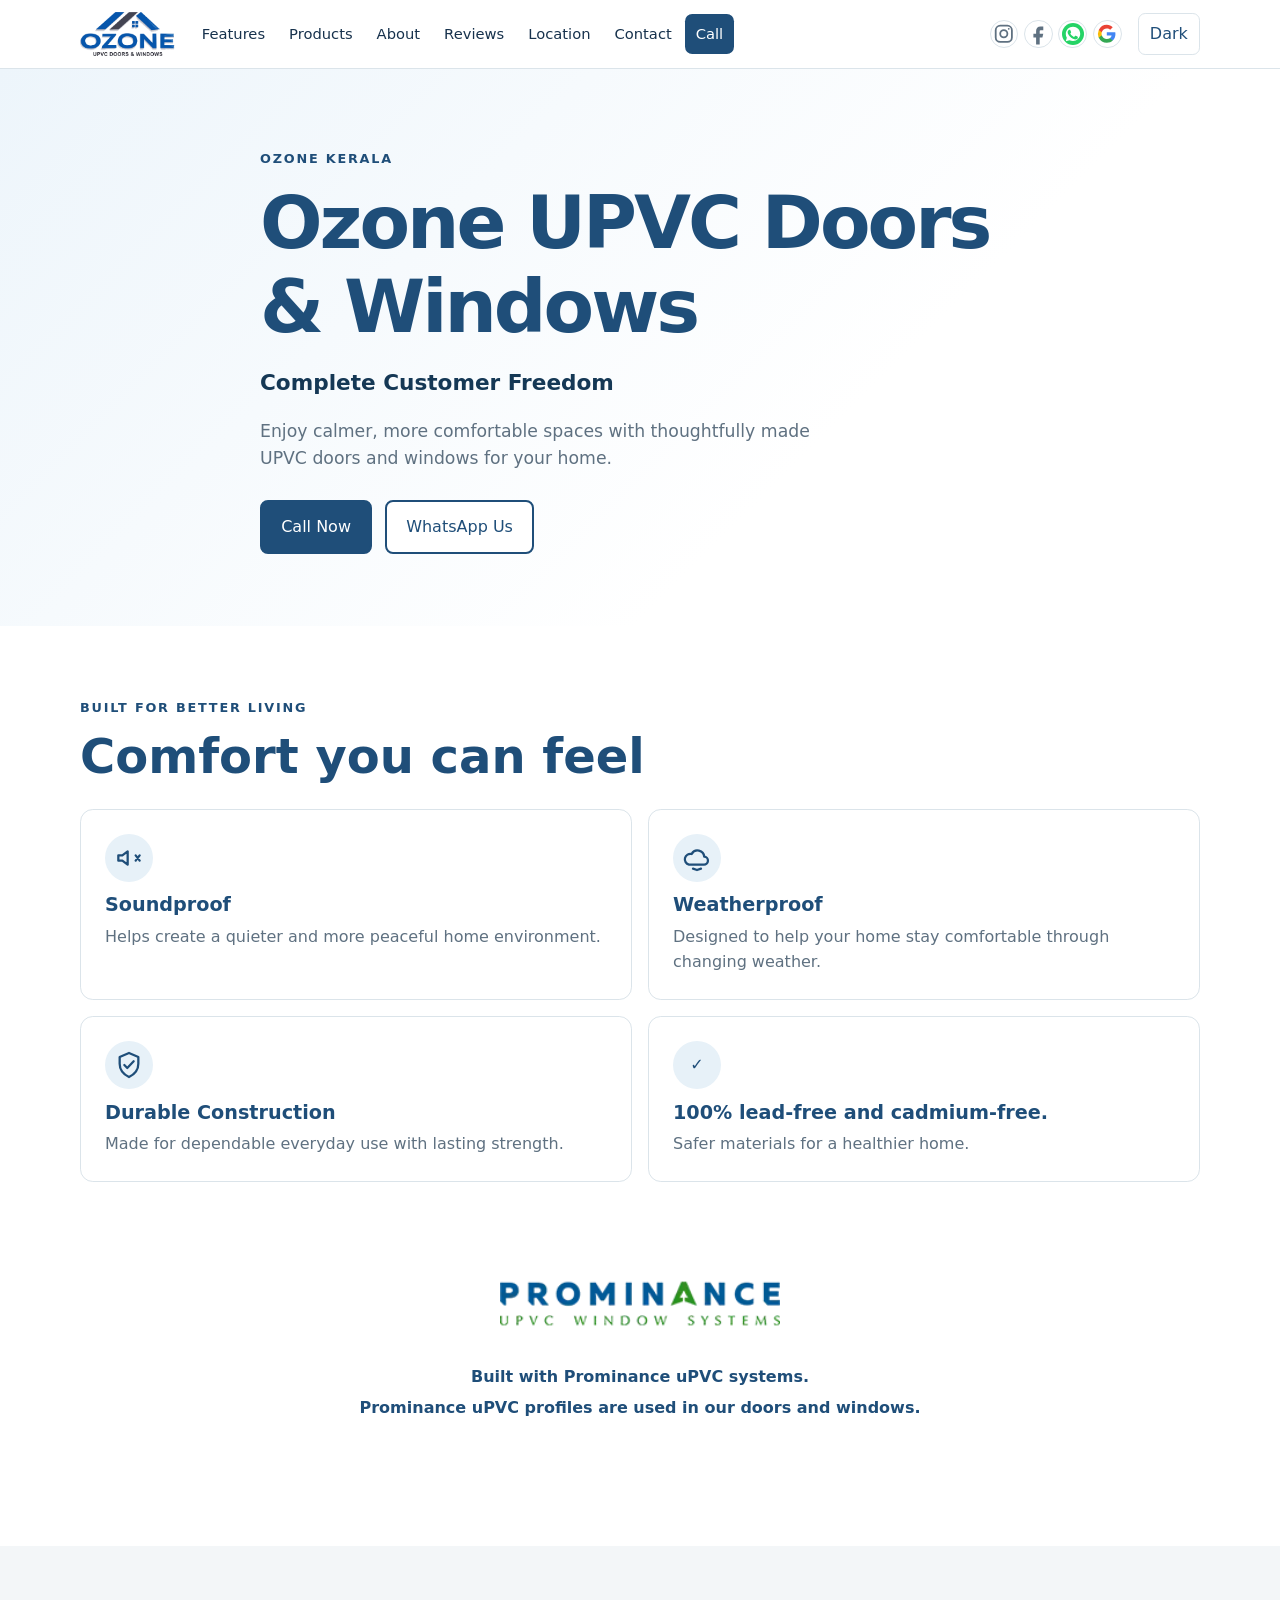
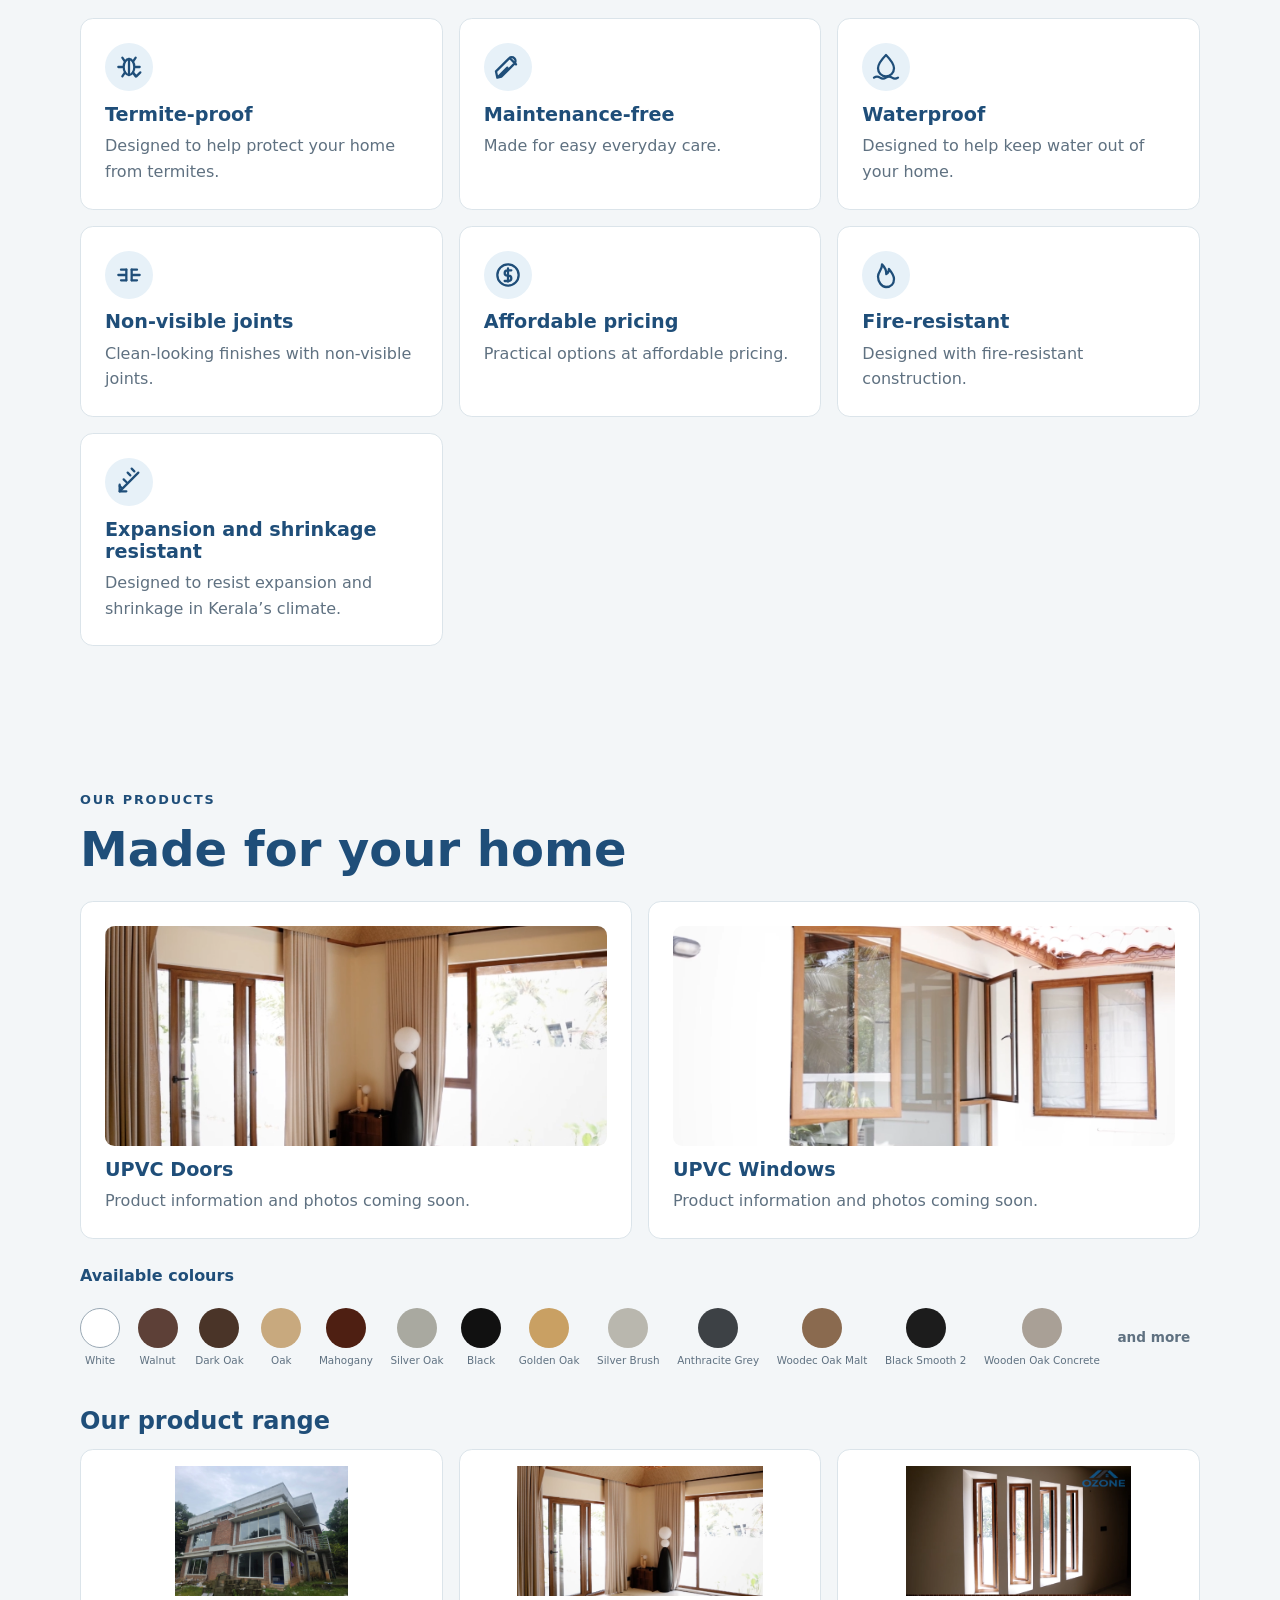
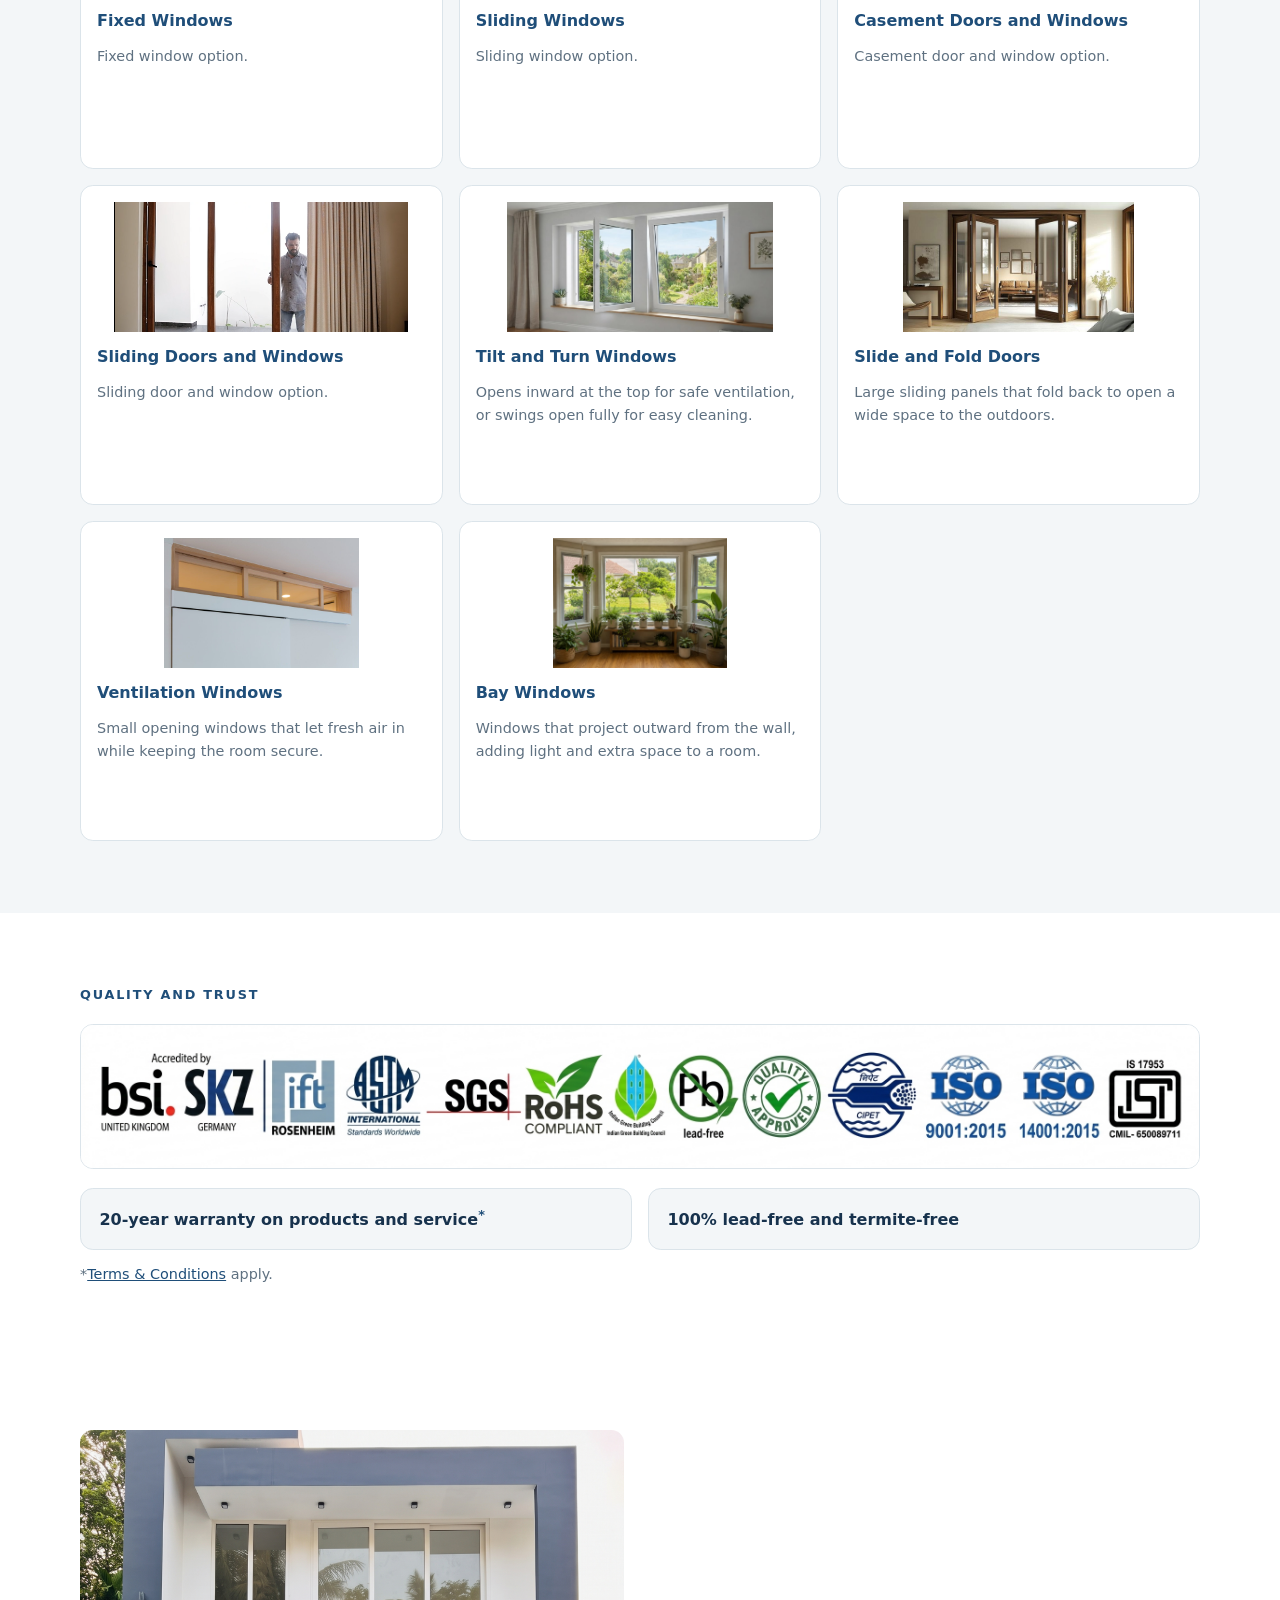
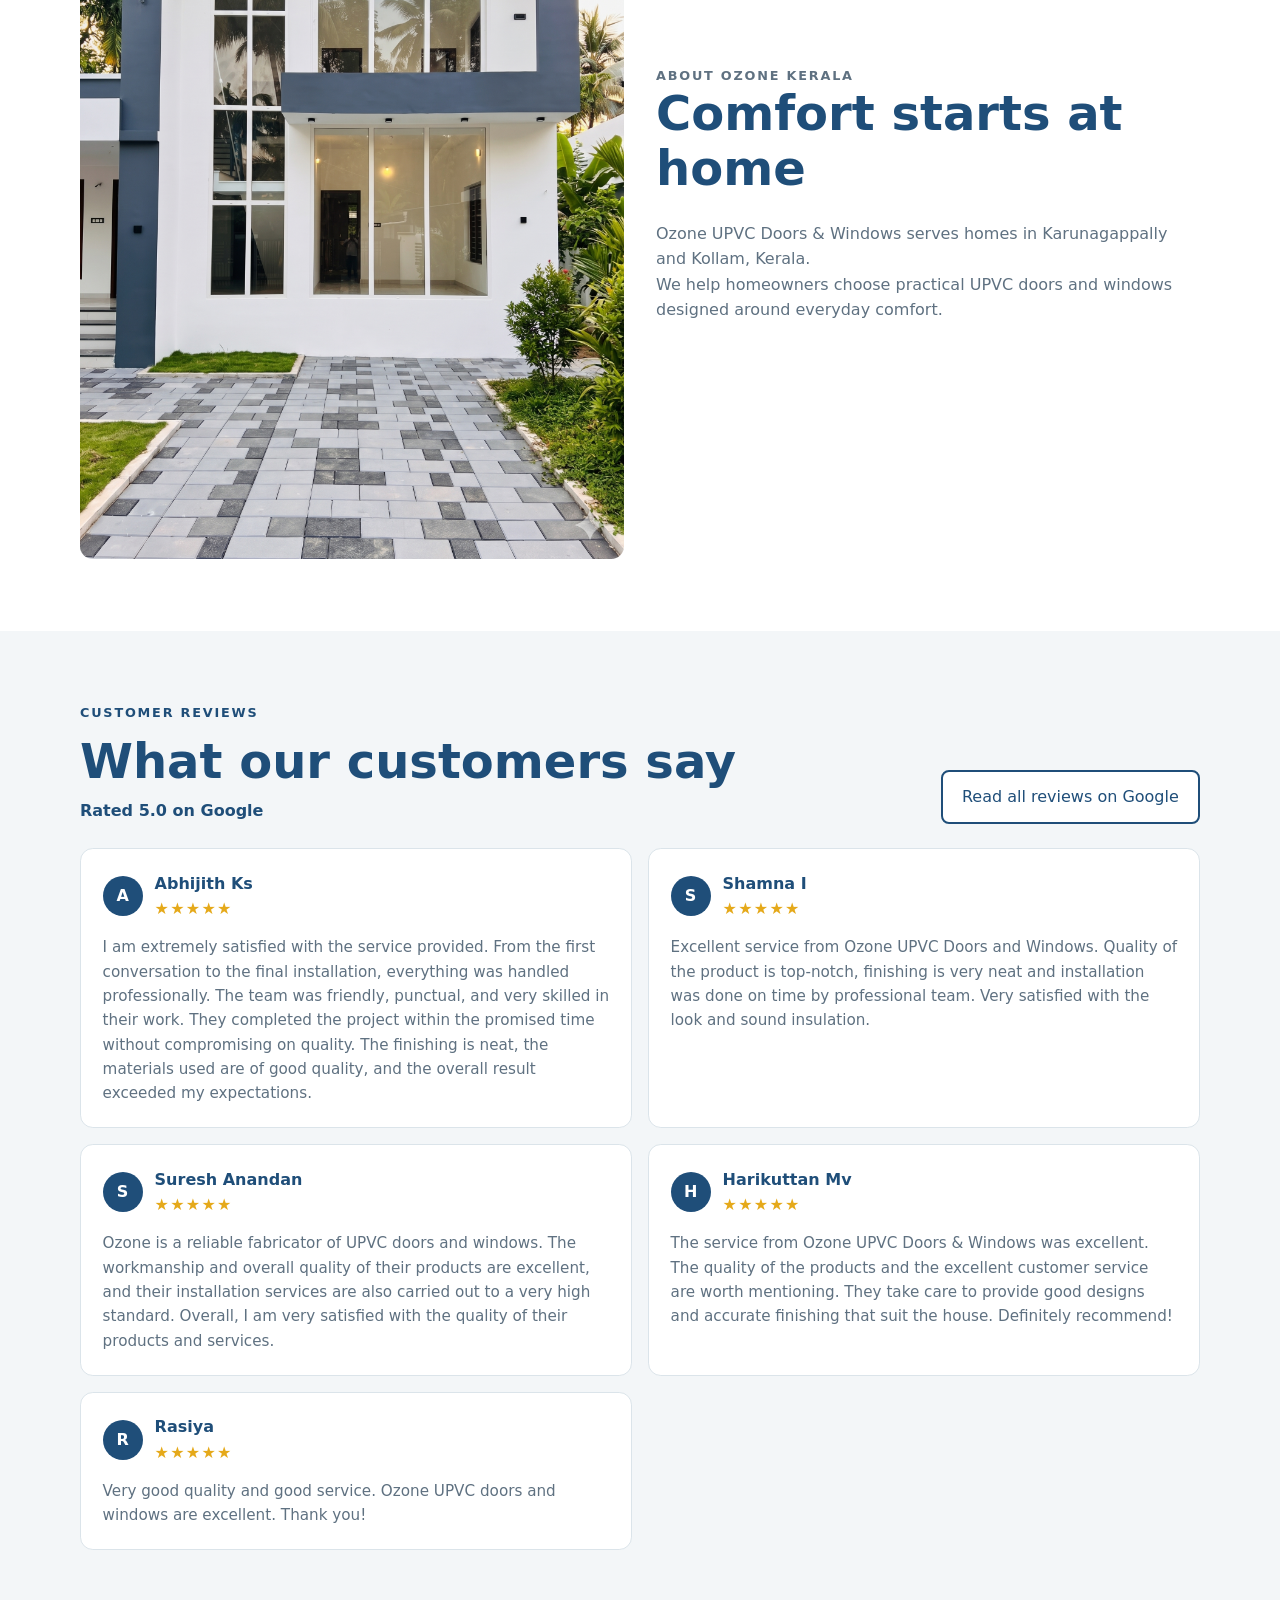
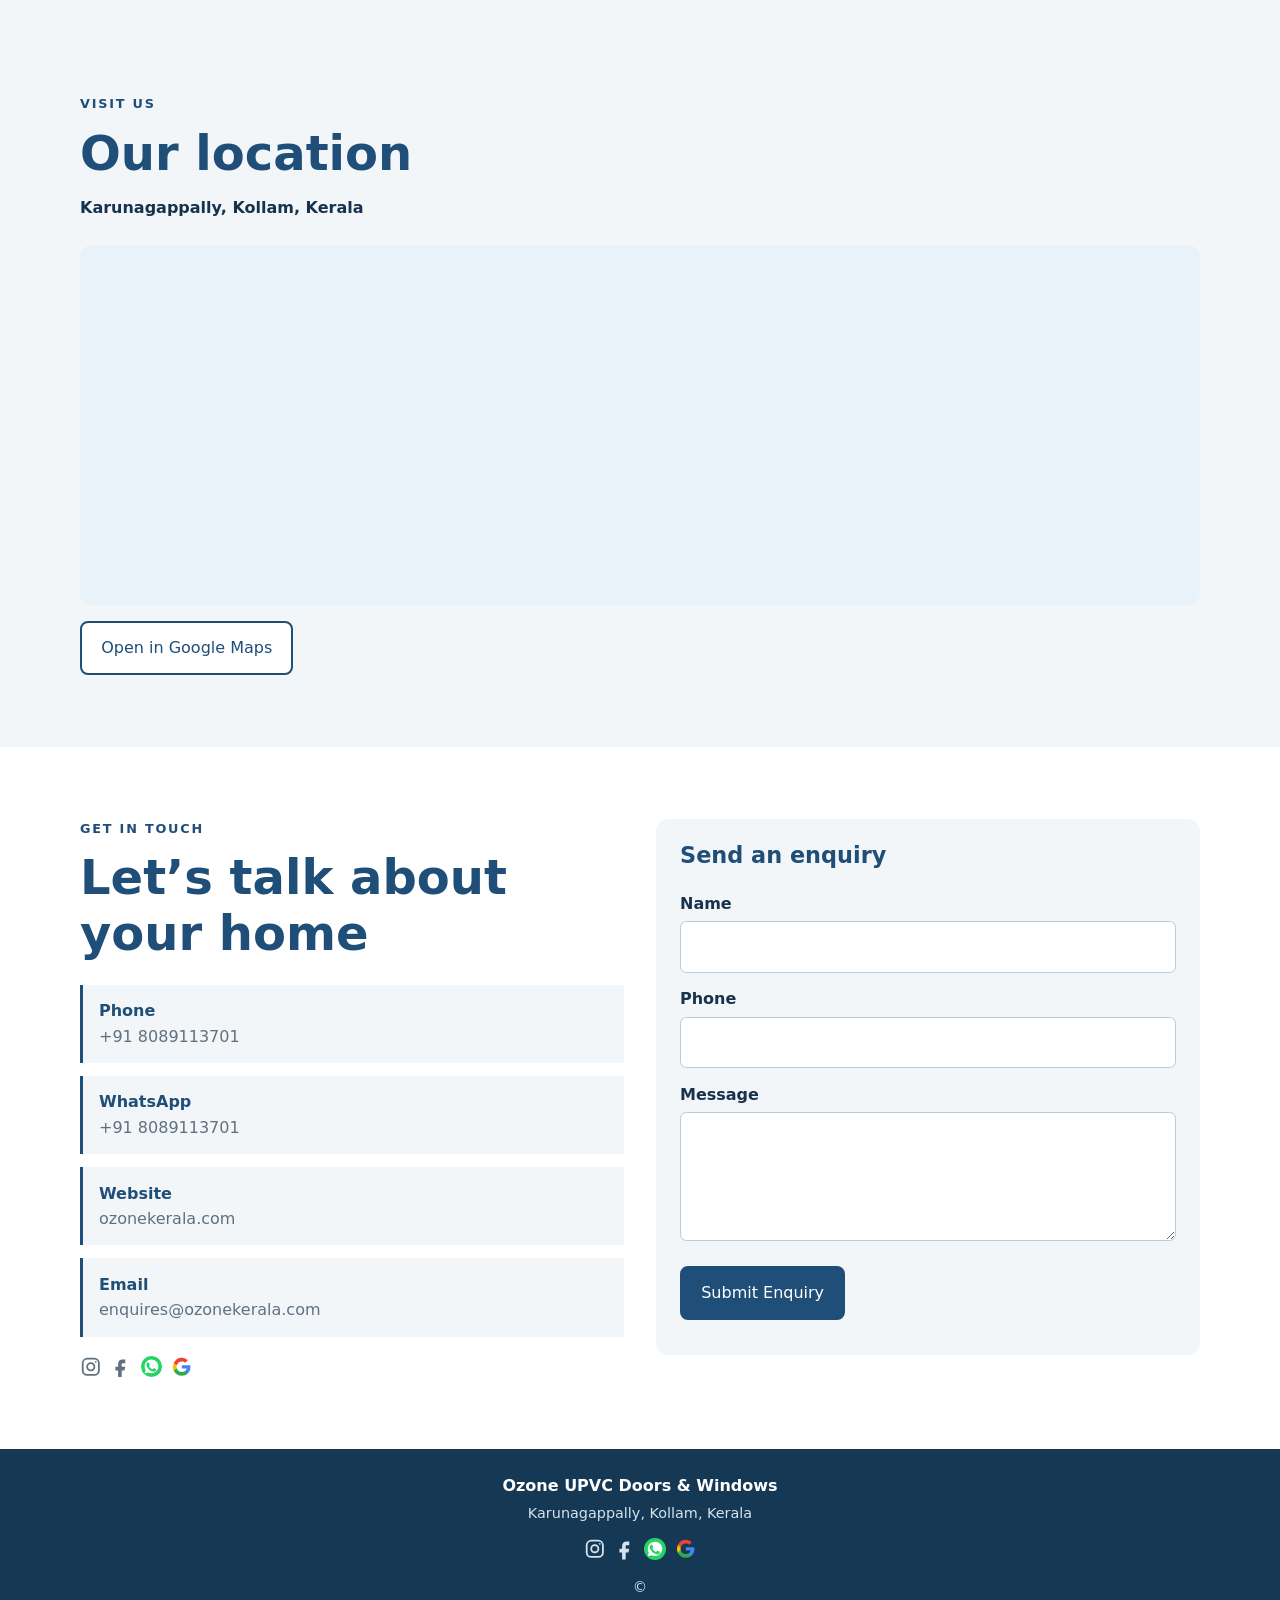
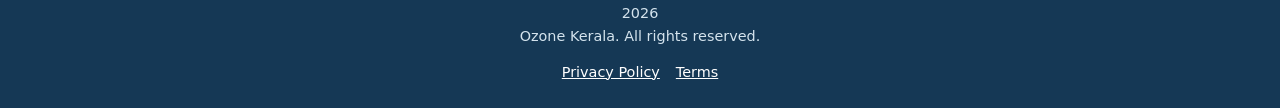
<file: index.html>
<!DOCTYPE html>
<html lang="en">
<head>
  <meta charset="UTF-8">
  <meta name="viewport" content="width=device-width, initial-scale=1.0">
  <meta name="description" content="Soundproof, weatherproof, and termite-proof UPVC doors and windows in Karunagappally, Kollam. 20-year warranty. Call or WhatsApp +91 8089113701.">
  <title>Ozone UPVC Doors &amp; Windows | Karunagappally, Kollam</title>
  <link rel="canonical" href="https://ozonekerala.com/">
  <meta property="og:title" content="Ozone UPVC Doors &amp; Windows | Karunagappally, Kollam">
  <meta property="og:description" content="Soundproof, weatherproof, and termite-proof UPVC doors and windows in Karunagappally, Kollam. 20-year warranty. Call or WhatsApp +91 8089113701.">
  <meta property="og:image" content="https://ozonekerala.com/images/ozone-logo.png">
  <meta property="og:url" content="https://ozonekerala.com/">
  <script type="application/ld+json">
  {
    "@context": "https://schema.org",
    "@type": "HomeAndConstructionBusiness",
    "name": "Ozone UPVC Doors & Windows",
    "telephone": "+91 8089113701",
    "url": "https://ozonekerala.com",
    "address": {
      "@type": "PostalAddress",
      "streetAddress": "Karunagappally",
      "addressLocality": "Kollam",
      "addressRegion": "Kerala",
      "addressCountry": "IN"
    },
    "image": "https://ozonekerala.com/images/ozone-logo.png",
    "sameAs": [
      "https://www.instagram.com/ozone_upvc_official/",
      "https://www.facebook.com/profile.php?id=61596107446256",
      "https://g.page/r/CSZUxiFrQUxIEBM/review"
    ]
  }
  </script>
  <link rel="stylesheet" href="style.css">
</head>
<body>
  <header class="site-header">
    <nav class="nav container" aria-label="Main navigation">
      <a class="brand" href="#home" aria-label="Ozone Kerala home">
        <img class="brand-logo" src="images/ozone-logo.png" alt="Ozone Kerala logo" width="592" height="273">
        <span class="brand-fallback" hidden>Ozone Kerala</span>
        <span class="visually-hidden">Ozone Kerala</span>
      </a>
      <button class="nav-toggle" type="button" aria-expanded="false" aria-controls="nav-links">Menu</button>
      <div class="nav-links" id="nav-links">
        <a href="#features">Features</a>
        <a href="#products">Products</a>
        <a href="#about">About</a>
        <a href="#reviews">Reviews</a>
        <a href="#location">Location</a>
        <a href="#contact">Contact</a>
        <a class="nav-call" href="tel:+918089113701">Call</a>
      </div>
      <div class="social-links header-social" aria-label="Social links">
        <a class="social-icon instagram-icon" href="https://www.instagram.com/ozone_upvc_official/" aria-label="Ozone on Instagram" target="_blank" rel="noopener"><svg viewBox="0 0 24 24" aria-hidden="true"><rect x="3" y="3" width="18" height="18" rx="5" fill="none" stroke="currentColor" stroke-width="2"/><circle cx="12" cy="12" r="4" fill="none" stroke="currentColor" stroke-width="2"/><circle cx="17.5" cy="6.5" r="1" fill="currentColor"/></svg></a>
        <a class="social-icon facebook-icon" href="https://www.facebook.com/profile.php?id=61596107446256" aria-label="Ozone on Facebook" target="_blank" rel="noopener"><svg viewBox="0 0 24 24" aria-hidden="true"><path fill="currentColor" d="M14 8h3V4h-3c-3.3 0-5 2-5 5v3H6v4h3v8h4v-8h3l1-4h-4V9c0-.7.3-1 1-1Z"/></svg></a>
        <a class="social-icon whatsapp-icon" href="https://wa.me/918089113701" aria-label="Ozone on WhatsApp" target="_blank" rel="noopener"><svg viewBox="0 0 24 24" aria-hidden="true"><path fill="none" stroke="currentColor" stroke-width="2" d="M20 11.5a8 8 0 0 1-11.8 7L4 20l1.5-4.1A8 8 0 1 1 20 11.5Z"/><path fill="none" stroke="currentColor" stroke-width="2" stroke-linecap="round" d="M9 8.5c.3-.3.7-.2.9.1l.7 1.2c.2.3.1.6-.1.8l-.5.5c.5 1 1.3 1.8 2.3 2.3l.5-.5c.2-.2.5-.3.8-.1l1.2.7c.3.2.4.6.1.9l-.4.4c-.5.5-1.3.6-1.9.3-2.1-.9-3.9-2.7-4.8-4.8-.3-.7-.2-1.4.3-1.9L9 8.5Z"/></svg></a>
        <a class="social-icon google-icon" href="https://g.page/r/CSZUxiFrQUxIEBM/review" aria-label="Read Ozone reviews on Google" target="_blank" rel="noopener"><svg viewBox="0 0 24 24" aria-hidden="true"><path fill="#4285F4" d="M21.6 12.2c0-.7-.1-1.4-.2-2H12v3.8h5.4a4.6 4.6 0 0 1-2 3v2.5h3.2c1.9-1.8 3-4.3 3-7.3Z"/><path fill="#34A853" d="M12 22c2.7 0 5-.9 6.6-2.5l-3.2-2.5c-.9.6-2 .9-3.4.9-2.6 0-4.8-1.8-5.6-4.2H3.1v2.6A10 10 0 0 0 12 22Z"/><path fill="#FBBC05" d="M6.4 13.7a6 6 0 0 1 0-3.4V7.7H3.1a10 10 0 0 0 0 8.6l3.3-2.6Z"/><path fill="#EA4335" d="M12 6.1c1.5 0 2.8.5 3.8 1.5l2.8-2.8C17 3.2 14.7 2 12 2a10 10 0 0 0-8.9 5.7l3.3 2.6c.8-2.4 3-4.2 5.6-4.2Z"/></svg></a>
      </div>
    </nav>
  </header>

  <main>
    <section class="hero" id="home">
      <div class="container hero-content">
        <p class="eyebrow">Ozone Kerala</p>
        <h1>Ozone UPVC Doors &amp; Windows</h1>
        <p class="tagline">Complete Customer Freedom</p>
        <p class="hero-copy">Enjoy calmer, more comfortable spaces with thoughtfully made UPVC doors and windows for your home.</p>
        <div class="button-row">
          <a class="button button-primary" href="tel:+918089113701">Call Now</a>
          <a class="button button-secondary" href="https://wa.me/918089113701">WhatsApp Us</a>
        </div>
      </div>
    </section>

    <section class="section" id="features">
      <div class="container">
        <p class="eyebrow">Built for better living</p>
        <h2>Comfort you can feel</h2>
        <div class="card-grid">
          <article class="feature-card"><span class="card-icon" aria-hidden="true">◌</span><h3>Soundproof</h3><p>Helps create a quieter and more peaceful home environment.</p></article>
          <article class="feature-card"><span class="card-icon" aria-hidden="true">◇</span><h3>Weatherproof</h3><p>Designed to help your home stay comfortable through changing weather.</p></article>
          <article class="feature-card"><span class="card-icon" aria-hidden="true">▣</span><h3>Durable Construction</h3><p>Made for dependable everyday use with lasting strength.</p></article>
          <article class="feature-card"><span class="card-icon" aria-hidden="true">✓</span><h3>100% lead-free and cadmium-free.</h3><p>Safer materials for a healthier home.</p></article>
        </div>
        <div class="prominance-partner">
          <img src="images/prominance-logo.png" alt="Prominance uPVC logo" width="242" height="72" loading="lazy">
          <p>Built with Prominance uPVC systems.</p>
          <p>Prominance uPVC profiles are used in our doors and windows.</p>
        </div>
      </div>
    </section>

    <section class="section section-muted" id="features-more">
      <div class="container">
        <div class="card-grid">
          <article class="feature-card"><span class="card-icon" aria-hidden="true">▣</span><h3>Termite-proof</h3><p>Designed to help protect your home from termites.</p></article>
          <article class="feature-card"><span class="card-icon" aria-hidden="true">✦</span><h3>Maintenance-free</h3><p>Made for easy everyday care.</p></article>
          <article class="feature-card"><span class="card-icon" aria-hidden="true">◇</span><h3>Waterproof</h3><p>Designed to help keep water out of your home.</p></article>
          <article class="feature-card"><span class="card-icon" aria-hidden="true">⌁</span><h3>Non-visible joints</h3><p>Clean-looking finishes with non-visible joints.</p></article>
          <article class="feature-card"><span class="card-icon" aria-hidden="true">₹</span><h3>Affordable pricing</h3><p>Practical options at affordable pricing.</p></article>
          <article class="feature-card"><span class="card-icon" aria-hidden="true">△</span><h3>Fire-resistant</h3><p>Designed with fire-resistant construction.</p></article>
        </div>
        <p class="feature-note">Designed to resist expansion and shrinkage in Kerala’s climate.</p>
      </div>
    </section>

    <section class="section section-muted" id="products">
      <div class="container">
        <p class="eyebrow">Our products</p>
        <h2>Made for your home</h2>
        <div class="product-grid">
          <article class="product-card"><img class="product-main-image" src="images/door-1.png" alt="UPVC door in a bright living room" width="600" height="317" loading="lazy"><h3>UPVC Doors</h3><p>Product information and photos coming soon.</p></article>
          <article class="product-card"><img class="product-main-image" src="images/window-1.png" alt="UPVC windows with wooden-look frames" width="605" height="377" loading="lazy"><h3>UPVC Windows</h3><p>Product information and photos coming soon.</p></article>
        </div>
        <!-- Shades are approximate and should be confirmed with the client. -->
        <div class="colour-list"><strong>Available colours</strong><span>White, Walnut, Dark Oak, Oak, Mahogany, Silver Oak, Black, Golden Oak, Silver Brush, Anthracite Grey, Woodec Oak Malt, Black Smooth 2, Wooden Oak Concrete, and more.</span></div>
      </div>
    </section>

    <section class="section" id="trust">
      <div class="container">
        <p class="eyebrow">Quality and trust</p>
        <div class="trust-certifications"><img src="images/Certifications Full.png" alt="Certifications and accreditations" width="2400" height="448" loading="lazy"></div>
        <div class="trust-badges">
          <span class="trust-badge">20-year warranty on products and service</span>
          <span class="trust-badge">100% lead-free and termite-free</span>
        </div>
      </div>
    </section>

    <section class="section" id="about">
      <div class="container about-layout"><div class="about-image"><img src="images/fixed and sliding window.png" alt="Fixed and sliding UPVC window at a home" width="1792" height="2400" loading="lazy"></div><div class="narrow-content"><p class="eyebrow">About Ozone Kerala</p><h2>Comfort starts at home</h2><p>Ozone UPVC Doors &amp; Windows serves homes in Karunagappally and Kollam, Kerala.</p><p>We help homeowners choose practical UPVC doors and windows designed around everyday comfort.</p></div></div>
    </section>

    <section class="section section-muted" id="reviews">
      <div class="container">
        <div class="reviews-heading">
          <div><p class="eyebrow">Customer reviews</p><h2>What our customers say</h2><p class="rating-summary">Rated 5.0 on Google</p></div>
          <a class="button button-secondary" href="https://g.page/r/CSZUxiFrQUxIEBM/review">Read all reviews on Google</a>
        </div>
        <div class="reviews-grid" id="reviews-grid"></div>
      </div>
    </section>

    <section class="section section-muted" id="location">
      <div class="container"><p class="eyebrow">Visit us</p><h2>Our location</h2><p class="address">Karunagappally, Kollam, Kerala</p>
        <div class="map-frame"><iframe src="https://www.google.com/maps/embed?pb=!1m18!1m12!1m3!1d3939.9552568597574!2d76.54309747386797!3d9.067840888382017!2m3!1f0!2f0!3f0!3m2!1i1024!2i768!4f13.1!3m3!1m2!1s0x3b0603006b05c669%3A0x484c416b21c65426!2sOZONE%20UPVC%20DOORS%20%26%20WINDOWS!5e0!3m2!1sen!2sin!4v1795111959495!5m2!1sen!2sin" width="600" height="450" style="border:0;" allowfullscreen="" loading="lazy" referrerpolicy="strict-origin-when-cross-origin"></iframe></div>
        <a class="button button-secondary map-link" href="https://maps.app.goo.gl/h7eGjtoceVw1a8vk8">Open in Google Maps</a>
      </div>
    </section>

    <section class="section" id="contact">
      <div class="container contact-grid">
        <div><p class="eyebrow">Get in touch</p><h2>Let’s talk about your home</h2><div class="contact-details"><a href="tel:+918089113701"><strong>Phone</strong><span>+91 8089113701</span></a><a href="https://wa.me/918089113701"><strong>WhatsApp</strong><span>+91 8089113701</span></a><a href="https://ozonekerala.com"><strong>Website</strong><span>ozonekerala.com</span></a></div><div class="social-links contact-social" aria-label="Social links"><a class="social-icon instagram-icon" href="https://www.instagram.com/ozone_upvc_official/" aria-label="Ozone on Instagram" target="_blank" rel="noopener"><svg viewBox="0 0 24 24" aria-hidden="true"><rect x="3" y="3" width="18" height="18" rx="5" fill="none" stroke="currentColor" stroke-width="2"/><circle cx="12" cy="12" r="4" fill="none" stroke="currentColor" stroke-width="2"/><circle cx="17.5" cy="6.5" r="1" fill="currentColor"/></svg></a><a class="social-icon facebook-icon" href="https://www.facebook.com/profile.php?id=61596107446256" aria-label="Ozone on Facebook" target="_blank" rel="noopener"><svg viewBox="0 0 24 24" aria-hidden="true"><path fill="currentColor" d="M14 8h3V4h-3c-3.3 0-5 2-5 5v3H6v4h3v8h4v-8h3l1-4h-4V9c0-.7.3-1 1-1Z"/></svg></a><a class="social-icon whatsapp-icon" href="https://wa.me/918089113701" aria-label="Ozone on WhatsApp" target="_blank" rel="noopener"><svg viewBox="0 0 24 24" aria-hidden="true"><path fill="none" stroke="currentColor" stroke-width="2" d="M20 11.5a8 8 0 0 1-11.8 7L4 20l1.5-4.1A8 8 0 1 1 20 11.5Z"/><path fill="none" stroke="currentColor" stroke-width="2" stroke-linecap="round" d="M9 8.5c.3-.3.7-.2.9.1l.7 1.2c.2.3.1.6-.1.8l-.5.5c.5 1 1.3 1.8 2.3 2.3l.5-.5c.2-.2.5-.3.8-.1l1.2.7c.3.2.4.6.1.9l-.4.4c-.5.5-1.3.6-1.9.3-2.1-.9-3.9-2.7-4.8-4.8-.3-.7-.2-1.4.3-1.9L9 8.5Z"/></svg></a><a class="social-icon google-icon" href="https://g.page/r/CSZUxiFrQUxIEBM/review" aria-label="Read Ozone reviews on Google" target="_blank" rel="noopener"><svg viewBox="0 0 24 24" aria-hidden="true"><path fill="#4285F4" d="M21.6 12.2c0-.7-.1-1.4-.2-2H12v3.8h5.4a4.6 4.6 0 0 1-2 3v2.5h3.2c1.9-1.8 3-4.3 3-7.3Z"/><path fill="#34A853" d="M12 22c2.7 0 5-.9 6.6-2.5l-3.2-2.5c-.9.6-2 .9-3.4.9-2.6 0-4.8-1.8-5.6-4.2H3.1v2.6A10 10 0 0 0 12 22Z"/><path fill="#FBBC05" d="M6.4 13.7a6 6 0 0 1 0-3.4V7.7H3.1a10 10 0 0 0 0 8.6l3.3-2.6Z"/><path fill="#EA4335" d="M12 6.1c1.5 0 2.8.5 3.8 1.5l2.8-2.8C17 3.2 14.7 2 12 2a10 10 0 0 0-8.9 5.7l3.3 2.6c.8-2.4 3-4.2 5.6-4.2Z"/></svg></a></div></div>
        <form class="enquiry-form" id="enquiry-form" name="enquiry" method="POST" data-netlify="true" netlify-honeypot="bot-field"><input type="hidden" name="form-name" value="enquiry"><p class="visually-hidden"><label>Don't fill this out if you're human: <input name="bot-field"></label></p><h3>Send an enquiry</h3><label for="name">Name</label><input id="name" name="name" type="text" autocomplete="name" required><label for="phone">Phone</label><input id="phone" name="phone" type="tel" autocomplete="tel" required><label for="message">Message</label><textarea id="message" name="message" rows="4" required></textarea>
          <button class="button button-primary" type="submit">Submit Enquiry</button><p class="form-status" id="form-status" aria-live="polite"></p>
        </form>
      </div>
    </section>
  </main>

  <footer class="site-footer"><div class="container footer-content"><div><strong>Ozone UPVC Doors &amp; Windows</strong><span>Karunagappally, Kollam, Kerala</span></div><div class="social-links footer-social" aria-label="Social links"><a class="social-icon instagram-icon" href="https://www.instagram.com/ozone_upvc_official/" aria-label="Ozone on Instagram" target="_blank" rel="noopener"><svg viewBox="0 0 24 24" aria-hidden="true"><rect x="3" y="3" width="18" height="18" rx="5" fill="none" stroke="currentColor" stroke-width="2"/><circle cx="12" cy="12" r="4" fill="none" stroke="currentColor" stroke-width="2"/><circle cx="17.5" cy="6.5" r="1" fill="currentColor"/></svg></a><a class="social-icon facebook-icon" href="https://www.facebook.com/profile.php?id=61596107446256" aria-label="Ozone on Facebook" target="_blank" rel="noopener"><svg viewBox="0 0 24 24" aria-hidden="true"><path fill="currentColor" d="M14 8h3V4h-3c-3.3 0-5 2-5 5v3H6v4h3v8h4v-8h3l1-4h-4V9c0-.7.3-1 1-1Z"/></svg></a><a class="social-icon whatsapp-icon" href="https://wa.me/918089113701" aria-label="Ozone on WhatsApp" target="_blank" rel="noopener"><svg viewBox="0 0 24 24" aria-hidden="true"><path fill="none" stroke="currentColor" stroke-width="2" d="M20 11.5a8 8 0 0 1-11.8 7L4 20l1.5-4.1A8 8 0 1 1 20 11.5Z"/><path fill="none" stroke="currentColor" stroke-width="2" stroke-linecap="round" d="M9 8.5c.3-.3.7-.2.9.1l.7 1.2c.2.3.1.6-.1.8l-.5.5c.5 1 1.3 1.8 1.3 2.3l.5-.5c.2-.2.5-.3.8-.1l1.2.7c.3.2.4.6.1.9l-.4.4c-.5.5-1.3.6-1.9.3-2.1-.9-3.9-2.7-4.8-4.8-.3-.7-.2-1.4.3-1.9L9 8.5Z"/></svg></a><a class="social-icon google-icon" href="https://g.page/r/CSZUxiFrQUxIEBM/review" aria-label="Read Ozone reviews on Google" target="_blank" rel="noopener"><svg viewBox="0 0 24 24" aria-hidden="true"><path fill="#4285F4" d="M21.6 12.2c0-.7-.1-1.4-.2-2H12v3.8h5.4a4.6 4.6 0 0 1-2 3v2.5h3.2c1.9-1.8 3-4.3 3-7.3Z"/><path fill="#34A853" d="M12 22c2.7 0 5-.9 6.6-2.5l-3.2-2.5c-.9.6-2 .9-3.4.9-2.6 0-4.8-1.8-5.6-4.2H3.1v2.6A10 10 0 0 0 12 22Z"/><path fill="#FBBC05" d="M6.4 13.7a6 6 0 0 1 0-3.4V7.7H3.1a10 10 0 0 0 0 8.6l3.3-2.6Z"/><path fill="#EA4335" d="M12 6.1c1.5 0 2.8.5 3.8 1.5l2.8-2.8C17 3.2 14.7 2 12 2a10 10 0 0 0-8.9 5.7l3.3 2.6c.8-2.4 3-4.2 5.6-4.2Z"/></svg></a></div><p>&copy; <span id="current-year"></span> Ozone Kerala. All rights reserved.</p></div></footer>
  <script src="script.js"></script>
</body>
</html>
</file>
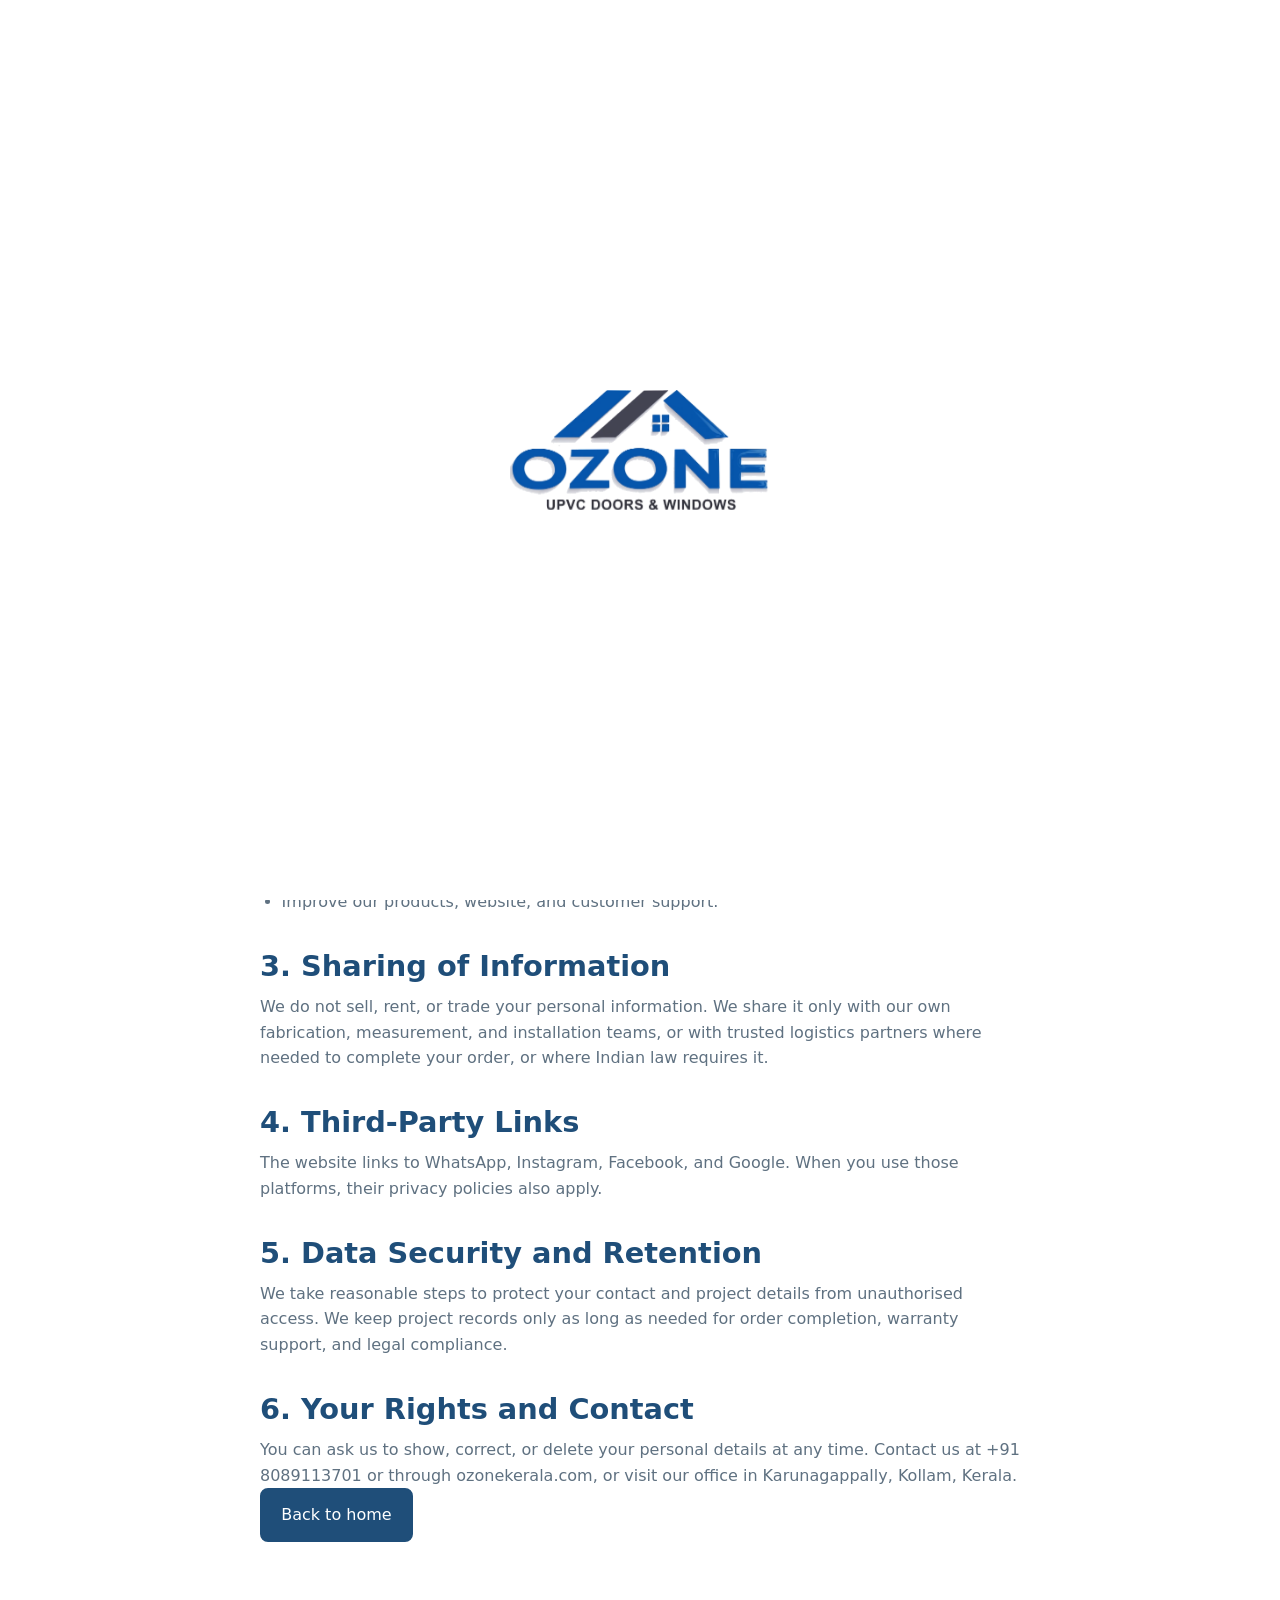
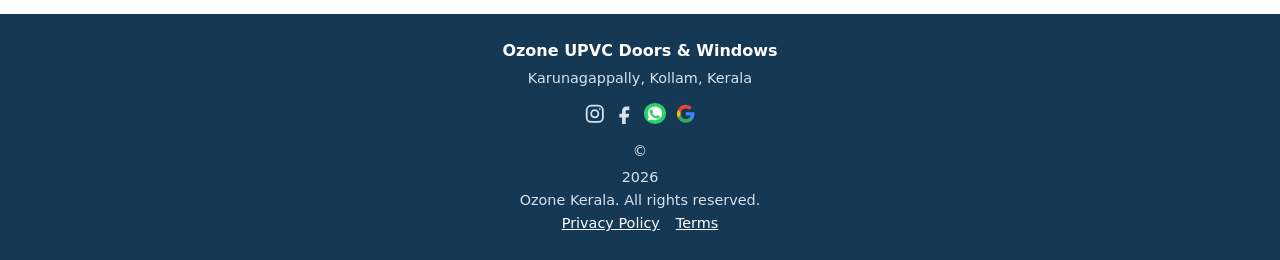
<file: privacy-policy.html>
<!-- Draft. Client’s lawyer should review before publishing. -->
<!DOCTYPE html>
<html lang="en">
<head>
  <meta charset="UTF-8">
  <meta name="viewport" content="width=device-width, initial-scale=1.0">
  <meta name="description" content="Privacy policy for Ozone UPVC Doors & Windows in Karunagappally, Kollam.">
  <title>Privacy Policy | Ozone UPVC Doors &amp; Windows</title>
  <link rel="stylesheet" href="style.css">
</head>
<body>
  <header class="site-header">
    <nav class="nav container" aria-label="Main navigation">
      <a class="brand" href="#home" aria-label="Ozone Kerala home">
        <img class="brand-logo" src="images/ozone-logo.png" alt="Ozone Kerala logo" width="592" height="273">
        <span class="brand-fallback" hidden>Ozone Kerala</span>
        <span class="visually-hidden">Ozone Kerala</span>
      </a>
      <button class="nav-toggle" type="button" aria-expanded="false" aria-controls="nav-links">Menu</button>
      <div class="nav-links" id="nav-links">
        <a href="#features">Features</a>
        <a href="#products">Products</a>
        <a href="#about">About</a>
        <a href="#reviews">Reviews</a>
        <a href="#location">Location</a>
        <a href="#contact">Contact</a>
        <a class="nav-call" href="tel:+918089113701">Call</a>
      </div>
      <div class="social-links header-social" aria-label="Social links">
        <a class="social-icon instagram-icon" href="https://www.instagram.com/ozone_upvc_official/" aria-label="Ozone on Instagram" target="_blank" rel="noopener"><svg viewBox="0 0 24 24" aria-hidden="true"><rect x="3" y="3" width="18" height="18" rx="5" fill="none" stroke="currentColor" stroke-width="2"/><circle cx="12" cy="12" r="4" fill="none" stroke="currentColor" stroke-width="2"/><circle cx="17.5" cy="6.5" r="1" fill="currentColor"/></svg></a>
        <a class="social-icon facebook-icon" href="https://www.facebook.com/profile.php?id=61596107446256" aria-label="Ozone on Facebook" target="_blank" rel="noopener"><svg viewBox="0 0 24 24" aria-hidden="true"><path fill="currentColor" d="M14 8h3V4h-3c-3.3 0-5 2-5 5v3H6v4h3v8h4v-8h3l1-4h-4V9c0-.7.3-1 1-1Z"/></svg></a>
        <a class="social-icon whatsapp-icon" href="https://wa.me/918089113701" aria-label="Ozone on WhatsApp" target="_blank" rel="noopener"><svg viewBox="0 0 24 24" aria-hidden="true"><path fill="none" stroke="currentColor" stroke-width="2" d="M20 11.5a8 8 0 0 1-11.8 7L4 20l1.5-4.1A8 8 0 1 1 20 11.5Z"/><path fill="none" stroke="currentColor" stroke-width="2" stroke-linecap="round" d="M9 8.5c.3-.3.7-.2.9.1l.7 1.2c.2.3.1.6-.1.8l-.5.5c.5 1 1.3 1.8 2.3 2.3l.5-.5c.2-.2.5-.3.8-.1l1.2.7c.3.2.4.6.1.9l-.4.4c-.5.5-1.3.6-1.9.3-2.1-.9-3.9-2.7-4.8-4.8-.3-.7-.2-1.4.3-1.9L9 8.5Z"/></svg></a>
        <a class="social-icon google-icon" href="https://g.page/r/CSZUxiFrQUxIEBM/review" aria-label="Read Ozone reviews on Google" target="_blank" rel="noopener"><svg viewBox="0 0 24 24" aria-hidden="true"><path fill="#4285F4" d="M21.6 12.2c0-.7-.1-1.4-.2-2H12v3.8h5.4a4.6 4.6 0 0 1-2 3v2.5h3.2c1.9-1.8 3-4.3 3-7.3Z"/><path fill="#34A853" d="M12 22c2.7 0 5-.9 6.6-2.5l-3.2-2.5c-.9.6-2 .9-3.4.9-2.6 0-4.8-1.8-5.6-4.2H3.1v2.6A10 10 0 0 0 12 22Z"/><path fill="#FBBC05" d="M6.4 13.7a6 6 0 0 1 0-3.4V7.7H3.1a10 10 0 0 0 0 8.6l3.3-2.6Z"/><path fill="#EA4335" d="M12 6.1c1.5 0 2.8.5 3.8 1.5l2.8-2.8C17 3.2 14.7 2 12 2a10 10 0 0 0-8.9 5.7l3.3 2.6c.8-2.4 3-4.2 5.6-4.2Z"/></svg></a>
      </div>
    </nav>
  </header>
  <main class="section">
    <div class="container narrow-content legal-content">
      <p class="eyebrow">Ozone Kerala</p>
      <h1>Privacy Policy</h1>
      <p class="legal-updated"><strong>Last updated:</strong> November 20, 2026</p>
      <p>Ozone UPVC Doors &amp; Windows (“we,” “our,” or “us”) respects your privacy and protects the personal information you share with us through our website (ozonekerala.com), phone calls, and WhatsApp messages.</p>

      <h2>1. Information We Collect</h2>
      <p>When you visit our website, submit an enquiry, or contact us by phone or WhatsApp, we may collect:</p>
      <ul>
        <li><strong>Contact details:</strong> your name, phone number, WhatsApp number, email address, and site location or address.</li>
        <li><strong>Project information:</strong> plans, measurements, design preferences, and property details you share for an estimate on UPVC doors and windows.</li>
        <li><strong>Technical data:</strong> only if we add website analytics, basic browser and device information, pages visited, and referral sources, used to improve the website.</li>
      </ul>

      <h2>2. How We Use Your Information</h2>
      <p>We use this information only to:</p>
      <ul>
        <li>Respond to your enquiries, calls, and WhatsApp messages.</li>
        <li>Arrange on-site measurements and consultations.</li>
        <li>Prepare quotations and carry out fabrication and installation orders.</li>
        <li>Improve our products, website, and customer support.</li>
      </ul>

      <h2>3. Sharing of Information</h2>
      <p>We do not sell, rent, or trade your personal information. We share it only with our own fabrication, measurement, and installation teams, or with trusted logistics partners where needed to complete your order, or where Indian law requires it.</p>

      <h2>4. Third-Party Links</h2>
      <p>The website links to WhatsApp, Instagram, Facebook, and Google. When you use those platforms, their privacy policies also apply.</p>

      <h2>5. Data Security and Retention</h2>
      <p>We take reasonable steps to protect your contact and project details from unauthorised access. We keep project records only as long as needed for order completion, warranty support, and legal compliance.</p>

      <h2>6. Your Rights and Contact</h2>
      <p>You can ask us to show, correct, or delete your personal details at any time. Contact us at +91 8089113701 or through ozonekerala.com, or visit our office in Karunagappally, Kollam, Kerala.</p>

      <p><a class="button button-primary" href="index.html">Back to home</a></p>
    </div>
  </main>
  <footer class="site-footer"><div class="container footer-content"><div><strong>Ozone UPVC Doors &amp; Windows</strong><span>Karunagappally, Kollam, Kerala</span></div><div class="social-links footer-social" aria-label="Social links"><a class="social-icon instagram-icon" href="https://www.instagram.com/ozone_upvc_official/" aria-label="Ozone on Instagram" target="_blank" rel="noopener"><svg viewBox="0 0 24 24" aria-hidden="true"><rect x="3" y="3" width="18" height="18" rx="5" fill="none" stroke="currentColor" stroke-width="2"/><circle cx="12" cy="12" r="4" fill="none" stroke="currentColor" stroke-width="2"/><circle cx="17.5" cy="6.5" r="1" fill="currentColor"/></svg></a><a class="social-icon facebook-icon" href="https://www.facebook.com/profile.php?id=61596107446256" aria-label="Ozone on Facebook" target="_blank" rel="noopener"><svg viewBox="0 0 24 24" aria-hidden="true"><path fill="currentColor" d="M14 8h3V4h-3c-3.3 0-5 2-5 5v3H6v4h3v8h4v-8h3l1-4h-4V9c0-.7.3-1 1-1Z"/></svg></a><a class="social-icon whatsapp-icon" href="https://wa.me/918089113701" aria-label="Ozone on WhatsApp" target="_blank" rel="noopener"><svg viewBox="0 0 24 24" aria-hidden="true"><path fill="none" stroke="currentColor" stroke-width="2" d="M20 11.5a8 8 0 0 1-11.8 7L4 20l1.5-4.1A8 8 0 1 1 20 11.5Z"/><path fill="none" stroke="currentColor" stroke-width="2" stroke-linecap="round" d="M9 8.5c.3-.3.7-.2.9.1l.7 1.2c.2.3.1.6-.1.8l-.5.5c.5 1 1.3 1.8 1.3 2.3l.5-.5c.2-.2.5-.3.8-.1l1.2.7c.3.2.4.6.1.9l-.4.4c-.5.5-1.3.6-1.9.3-2.1-.9-3.9-2.7-4.8-4.8-.3-.7-.2-1.4.3-1.9L9 8.5Z"/></svg></a><a class="social-icon google-icon" href="https://g.page/r/CSZUxiFrQUxIEBM/review" aria-label="Read Ozone reviews on Google" target="_blank" rel="noopener"><svg viewBox="0 0 24 24" aria-hidden="true"><path fill="#4285F4" d="M21.6 12.2c0-.7-.1-1.4-.2-2H12v3.8h5.4a4.6 4.6 0 0 1-2 3v2.5h3.2c1.9-1.8 3-4.3 3-7.3Z"/><path fill="#34A853" d="M12 22c2.7 0 5-.9 6.6-2.5l-3.2-2.5c-.9.6-2 .9-3.4.9-2.6 0-4.8-1.8-5.6-4.2H3.1v2.6A10 10 0 0 0 12 22Z"/><path fill="#FBBC05" d="M6.4 13.7a6 6 0 0 1 0-3.4V7.7H3.1a10 10 0 0 0 0 8.6l3.3-2.6Z"/><path fill="#EA4335" d="M12 6.1c1.5 0 2.8.5 3.8 1.5l2.8-2.8C17 3.2 14.7 2 12 2a10 10 0 0 0-8.9 5.7l3.3 2.6c.8-2.4 3-4.2 5.6-4.2Z"/></svg></a></div><p>&copy; <span id="current-year"></span> Ozone Kerala. All rights reserved.</p></div><div class="legal-links"><a href="privacy-policy.html">Privacy Policy</a><a href="terms.html">Terms</a></div></footer>
  <script src="script.js"></script>
</body>
</html>
</file>
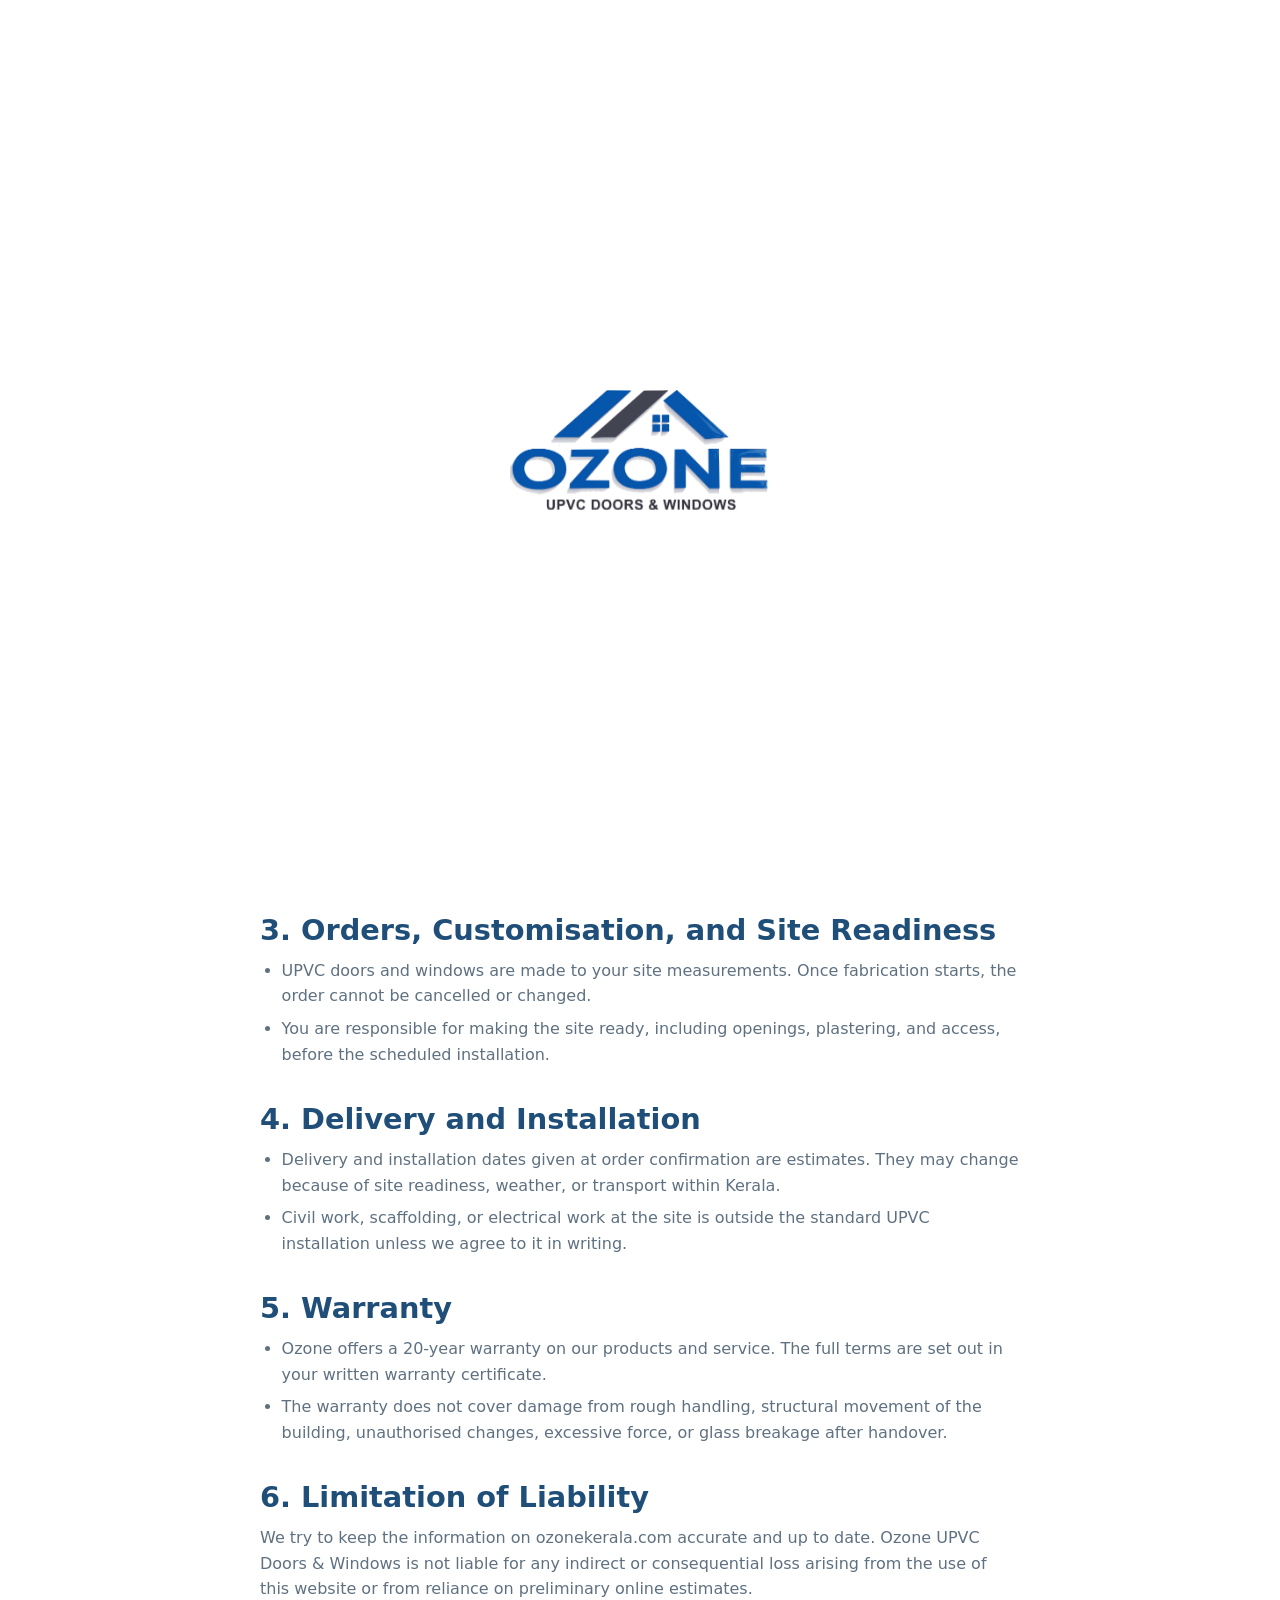
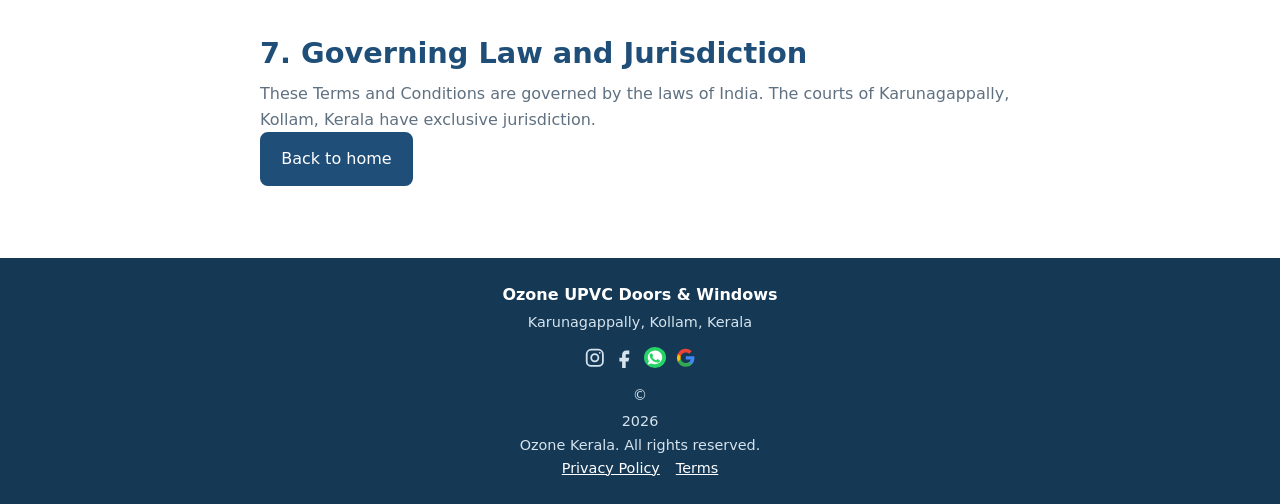
<file: terms.html>
<!-- Draft. Client’s lawyer should review before publishing. -->
<!DOCTYPE html>
<html lang="en">
<head>
  <meta charset="UTF-8">
  <meta name="viewport" content="width=device-width, initial-scale=1.0">
  <meta name="description" content="Terms and conditions for Ozone UPVC Doors & Windows in Karunagappally, Kollam.">
  <title>Terms and Conditions | Ozone UPVC Doors &amp; Windows</title>
  <link rel="stylesheet" href="style.css">
</head>
<body>
  <header class="site-header">
    <nav class="nav container" aria-label="Main navigation">
      <a class="brand" href="#home" aria-label="Ozone Kerala home">
        <img class="brand-logo" src="images/ozone-logo.png" alt="Ozone Kerala logo" width="592" height="273">
        <span class="brand-fallback" hidden>Ozone Kerala</span>
        <span class="visually-hidden">Ozone Kerala</span>
      </a>
      <button class="nav-toggle" type="button" aria-expanded="false" aria-controls="nav-links">Menu</button>
      <div class="nav-links" id="nav-links">
        <a href="#features">Features</a>
        <a href="#products">Products</a>
        <a href="#about">About</a>
        <a href="#reviews">Reviews</a>
        <a href="#location">Location</a>
        <a href="#contact">Contact</a>
        <a class="nav-call" href="tel:+918089113701">Call</a>
      </div>
      <div class="social-links header-social" aria-label="Social links">
        <a class="social-icon instagram-icon" href="https://www.instagram.com/ozone_upvc_official/" aria-label="Ozone on Instagram" target="_blank" rel="noopener"><svg viewBox="0 0 24 24" aria-hidden="true"><rect x="3" y="3" width="18" height="18" rx="5" fill="none" stroke="currentColor" stroke-width="2"/><circle cx="12" cy="12" r="4" fill="none" stroke="currentColor" stroke-width="2"/><circle cx="17.5" cy="6.5" r="1" fill="currentColor"/></svg></a>
        <a class="social-icon facebook-icon" href="https://www.facebook.com/profile.php?id=61596107446256" aria-label="Ozone on Facebook" target="_blank" rel="noopener"><svg viewBox="0 0 24 24" aria-hidden="true"><path fill="currentColor" d="M14 8h3V4h-3c-3.3 0-5 2-5 5v3H6v4h3v8h4v-8h3l1-4h-4V9c0-.7.3-1 1-1Z"/></svg></a>
        <a class="social-icon whatsapp-icon" href="https://wa.me/918089113701" aria-label="Ozone on WhatsApp" target="_blank" rel="noopener"><svg viewBox="0 0 24 24" aria-hidden="true"><path fill="none" stroke="currentColor" stroke-width="2" d="M20 11.5a8 8 0 0 1-11.8 7L4 20l1.5-4.1A8 8 0 1 1 20 11.5Z"/><path fill="none" stroke="currentColor" stroke-width="2" stroke-linecap="round" d="M9 8.5c.3-.3.7-.2.9.1l.7 1.2c.2.3.1.6-.1.8l-.5.5c.5 1 1.3 1.8 2.3 2.3l.5-.5c.2-.2.5-.3.8-.1l1.2.7c.3.2.4.6.1.9l-.4.4c-.5.5-1.3.6-1.9.3-2.1-.9-3.9-2.7-4.8-4.8-.3-.7-.2-1.4.3-1.9L9 8.5Z"/></svg></a>
        <a class="social-icon google-icon" href="https://g.page/r/CSZUxiFrQUxIEBM/review" aria-label="Read Ozone reviews on Google" target="_blank" rel="noopener"><svg viewBox="0 0 24 24" aria-hidden="true"><path fill="#4285F4" d="M21.6 12.2c0-.7-.1-1.4-.2-2H12v3.8h5.4a4.6 4.6 0 0 1-2 3v2.5h3.2c1.9-1.8 3-4.3 3-7.3Z"/><path fill="#34A853" d="M12 22c2.7 0 5-.9 6.6-2.5l-3.2-2.5c-.9.6-2 .9-3.4.9-2.6 0-4.8-1.8-5.6-4.2H3.1v2.6A10 10 0 0 0 12 22Z"/><path fill="#FBBC05" d="M6.4 13.7a6 6 0 0 1 0-3.4V7.7H3.1a10 10 0 0 0 0 8.6l3.3-2.6Z"/><path fill="#EA4335" d="M12 6.1c1.5 0 2.8.5 3.8 1.5l2.8-2.8C17 3.2 14.7 2 12 2a10 10 0 0 0-8.9 5.7l3.3 2.6c.8-2.4 3-4.2 5.6-4.2Z"/></svg></a>
      </div>
    </nav>
  </header>
  <main class="section">
    <div class="container narrow-content legal-content">
      <p class="eyebrow">Ozone Kerala</p>
      <h1>Terms and Conditions</h1>
      <p class="legal-updated"><strong>Last updated:</strong> November 20, 2026</p>
      <p>Welcome to ozonekerala.com, operated by Ozone UPVC Doors &amp; Windows. By using this website, requesting a quotation, or placing an order, you agree to these Terms and Conditions.</p>

      <h2>1. Website Use and Intellectual Property</h2>
      <p>All content on this website, including the Ozone logo, product descriptions, images, graphics, and layout, belongs to Ozone UPVC Doors &amp; Windows and is protected by applicable law. You may use this website to browse our products and to contact us about genuine project enquiries.</p>

      <h2>2. Quotations, Measurements, and Pricing</h2>
      <ul>
        <li>Estimates given by phone or WhatsApp, based on approximate dimensions, are indicative only.</li>
        <li>Final pricing is confirmed only after an on-site measurement by our technical team, and after the profile specification, glass thickness, hardware, and finish are agreed.</li>
        <li>Written quotations are valid for one year (365 days) from the date on the quote. Prices may be revised only with written notice before the order is confirmed.</li>
      </ul>

      <h2>3. Orders, Customisation, and Site Readiness</h2>
      <ul>
        <li>UPVC doors and windows are made to your site measurements. Once fabrication starts, the order cannot be cancelled or changed.</li>
        <li>You are responsible for making the site ready, including openings, plastering, and access, before the scheduled installation.</li>
      </ul>

      <h2>4. Delivery and Installation</h2>
      <ul>
        <li>Delivery and installation dates given at order confirmation are estimates. They may change because of site readiness, weather, or transport within Kerala.</li>
        <li>Civil work, scaffolding, or electrical work at the site is outside the standard UPVC installation unless we agree to it in writing.</li>
      </ul>

      <h2>5. Warranty</h2>
      <ul>
        <li>Ozone offers a 20-year warranty on our products and service. The full terms are set out in your written warranty certificate.</li>
        <li>The warranty does not cover damage from rough handling, structural movement of the building, unauthorised changes, excessive force, or glass breakage after handover.</li>
      </ul>

      <h2>6. Limitation of Liability</h2>
      <p>We try to keep the information on ozonekerala.com accurate and up to date. Ozone UPVC Doors &amp; Windows is not liable for any indirect or consequential loss arising from the use of this website or from reliance on preliminary online estimates.</p>

      <h2>7. Governing Law and Jurisdiction</h2>
      <p>These Terms and Conditions are governed by the laws of India. The courts of Karunagappally, Kollam, Kerala have exclusive jurisdiction.</p>

      <p><a class="button button-primary" href="index.html">Back to home</a></p>
    </div>
  </main>
  <footer class="site-footer"><div class="container footer-content"><div><strong>Ozone UPVC Doors &amp; Windows</strong><span>Karunagappally, Kollam, Kerala</span></div><div class="social-links footer-social" aria-label="Social links"><a class="social-icon instagram-icon" href="https://www.instagram.com/ozone_upvc_official/" aria-label="Ozone on Instagram" target="_blank" rel="noopener"><svg viewBox="0 0 24 24" aria-hidden="true"><rect x="3" y="3" width="18" height="18" rx="5" fill="none" stroke="currentColor" stroke-width="2"/><circle cx="12" cy="12" r="4" fill="none" stroke="currentColor" stroke-width="2"/><circle cx="17.5" cy="6.5" r="1" fill="currentColor"/></svg></a><a class="social-icon facebook-icon" href="https://www.facebook.com/profile.php?id=61596107446256" aria-label="Ozone on Facebook" target="_blank" rel="noopener"><svg viewBox="0 0 24 24" aria-hidden="true"><path fill="currentColor" d="M14 8h3V4h-3c-3.3 0-5 2-5 5v3H6v4h3v8h4v-8h3l1-4h-4V9c0-.7.3-1 1-1Z"/></svg></a><a class="social-icon whatsapp-icon" href="https://wa.me/918089113701" aria-label="Ozone on WhatsApp" target="_blank" rel="noopener"><svg viewBox="0 0 24 24" aria-hidden="true"><path fill="none" stroke="currentColor" stroke-width="2" d="M20 11.5a8 8 0 0 1-11.8 7L4 20l1.5-4.1A8 8 0 1 1 20 11.5Z"/><path fill="none" stroke="currentColor" stroke-width="2" stroke-linecap="round" d="M9 8.5c.3-.3.7-.2.9.1l.7 1.2c.2.3.1.6-.1.8l-.5.5c.5 1 1.3 1.8 1.3 2.3l.5-.5c.2-.2.5-.3.8-.1l1.2.7c.3.2.4.6.1.9l-.4.4c-.5.5-1.3.6-1.9.3-2.1-.9-3.9-2.7-4.8-4.8-.3-.7-.2-1.4.3-1.9L9 8.5Z"/></svg></a><a class="social-icon google-icon" href="https://g.page/r/CSZUxiFrQUxIEBM/review" aria-label="Read Ozone reviews on Google" target="_blank" rel="noopener"><svg viewBox="0 0 24 24" aria-hidden="true"><path fill="#4285F4" d="M21.6 12.2c0-.7-.1-1.4-.2-2H12v3.8h5.4a4.6 4.6 0 0 1-2 3v2.5h3.2c1.9-1.8 3-4.3 3-7.3Z"/><path fill="#34A853" d="M12 22c2.7 0 5-.9 6.6-2.5l-3.2-2.5c-.9.6-2 .9-3.4.9-2.6 0-4.8-1.8-5.6-4.2H3.1v2.6A10 10 0 0 0 12 22Z"/><path fill="#FBBC05" d="M6.4 13.7a6 6 0 0 1 0-3.4V7.7H3.1a10 10 0 0 0 0 8.6l3.3-2.6Z"/><path fill="#EA4335" d="M12 6.1c1.5 0 2.8.5 3.8 1.5l2.8-2.8C17 3.2 14.7 2 12 2a10 10 0 0 0-8.9 5.7l3.3 2.6c.8-2.4 3-4.2 5.6-4.2Z"/></svg></a></div><p>&copy; <span id="current-year"></span> Ozone Kerala. All rights reserved.</p></div><div class="legal-links"><a href="privacy-policy.html">Privacy Policy</a><a href="terms.html">Terms</a></div></footer>
  <script src="script.js"></script>
</body>
</html>
</file>
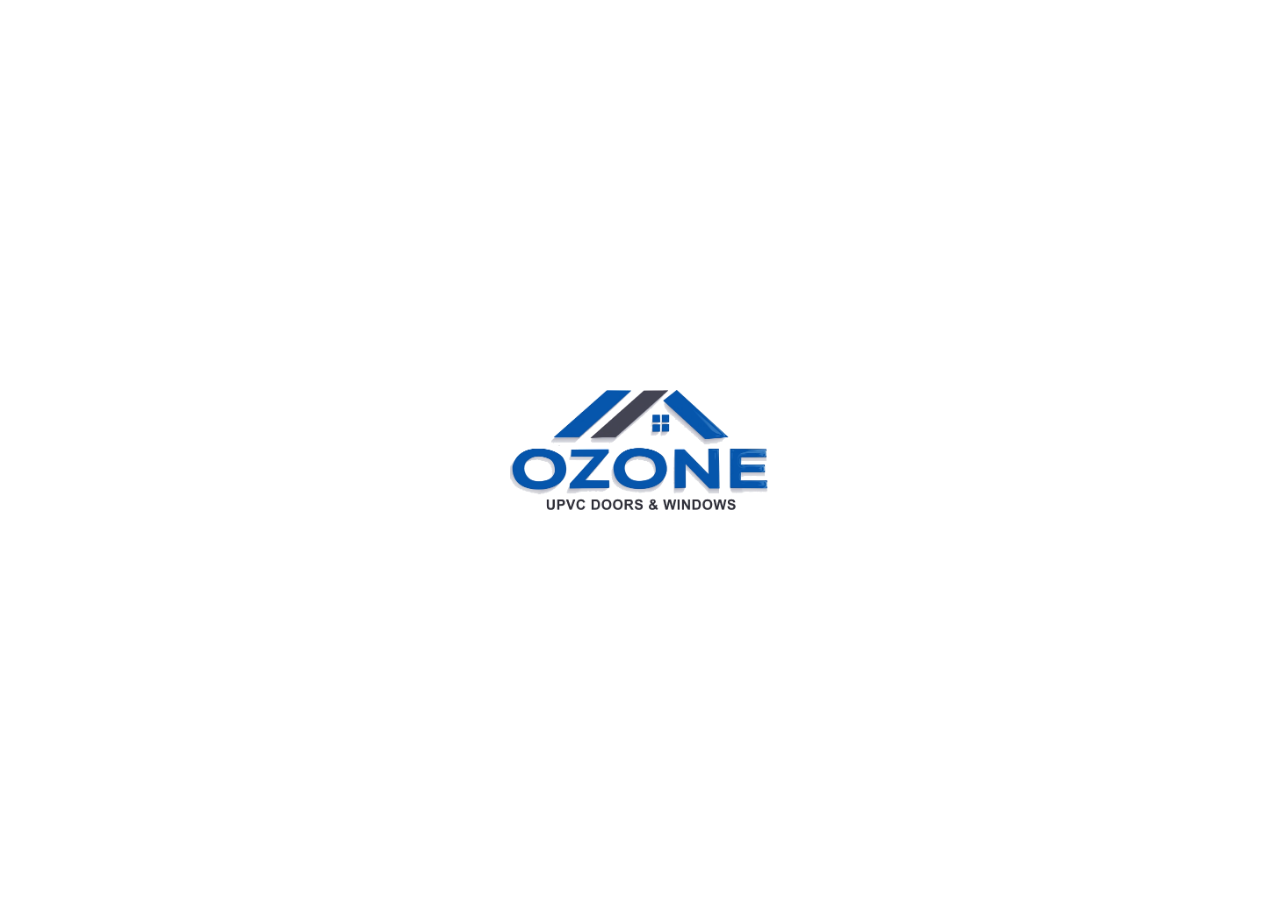
<file: thanks.html>
<!DOCTYPE html>
<html lang="en">
<head>
  <meta charset="UTF-8">
  <meta name="viewport" content="width=device-width, initial-scale=1.0">
  <meta name="description" content="Thank you for contacting Ozone UPVC Doors & Windows in Karunagappally, Kollam.">
  <meta name="robots" content="noindex">
  <title>Thank You | Ozone UPVC Doors &amp; Windows</title>
  <link rel="stylesheet" href="style.css">
</head>
<body>
  <header class="site-header">
    <nav class="nav container" aria-label="Main navigation">
      <a class="brand" href="#home" aria-label="Ozone Kerala home">
        <img class="brand-logo" src="images/ozone-logo.png" alt="Ozone Kerala logo" width="592" height="273">
        <span class="brand-fallback" hidden>Ozone Kerala</span>
        <span class="visually-hidden">Ozone Kerala</span>
      </a>
      <button class="nav-toggle" type="button" aria-expanded="false" aria-controls="nav-links">Menu</button>
      <div class="nav-links" id="nav-links">
        <a href="#features">Features</a>
        <a href="#products">Products</a>
        <a href="#about">About</a>
        <a href="#reviews">Reviews</a>
        <a href="#location">Location</a>
        <a href="#contact">Contact</a>
        <a class="nav-call" href="tel:+918089113701">Call</a>
      </div>
      <div class="social-links header-social" aria-label="Social links">
        <a class="social-icon instagram-icon" href="https://www.instagram.com/ozone_upvc_official/" aria-label="Ozone on Instagram" target="_blank" rel="noopener"><svg viewBox="0 0 24 24" aria-hidden="true"><rect x="3" y="3" width="18" height="18" rx="5" fill="none" stroke="currentColor" stroke-width="2"/><circle cx="12" cy="12" r="4" fill="none" stroke="currentColor" stroke-width="2"/><circle cx="17.5" cy="6.5" r="1" fill="currentColor"/></svg></a>
        <a class="social-icon facebook-icon" href="https://www.facebook.com/profile.php?id=61596107446256" aria-label="Ozone on Facebook" target="_blank" rel="noopener"><svg viewBox="0 0 24 24" aria-hidden="true"><path fill="currentColor" d="M14 8h3V4h-3c-3.3 0-5 2-5 5v3H6v4h3v8h4v-8h3l1-4h-4V9c0-.7.3-1 1-1Z"/></svg></a>
        <a class="social-icon whatsapp-icon" href="https://wa.me/918089113701" aria-label="Ozone on WhatsApp" target="_blank" rel="noopener"><svg viewBox="0 0 24 24" aria-hidden="true"><path fill="none" stroke="currentColor" stroke-width="2" d="M20 11.5a8 8 0 0 1-11.8 7L4 20l1.5-4.1A8 8 0 1 1 20 11.5Z"/><path fill="none" stroke="currentColor" stroke-width="2" stroke-linecap="round" d="M9 8.5c.3-.3.7-.2.9.1l.7 1.2c.2.3.1.6-.1.8l-.5.5c.5 1 1.3 1.8 2.3 2.3l.5-.5c.2-.2.5-.3.8-.1l1.2.7c.3.2.4.6.1.9l-.4.4c-.5.5-1.3.6-1.9.3-2.1-.9-3.9-2.7-4.8-4.8-.3-.7-.2-1.4.3-1.9L9 8.5Z"/></svg></a>
        <a class="social-icon google-icon" href="https://g.page/r/CSZUxiFrQUxIEBM/review" aria-label="Read Ozone reviews on Google" target="_blank" rel="noopener"><svg viewBox="0 0 24 24" aria-hidden="true"><path fill="#4285F4" d="M21.6 12.2c0-.7-.1-1.4-.2-2H12v3.8h5.4a4.6 4.6 0 0 1-2 3v2.5h3.2c1.9-1.8 3-4.3 3-7.3Z"/><path fill="#34A853" d="M12 22c2.7 0 5-.9 6.6-2.5l-3.2-2.5c-.9.6-2 .9-3.4.9-2.6 0-4.8-1.8-5.6-4.2H3.1v2.6A10 10 0 0 0 12 22Z"/><path fill="#FBBC05" d="M6.4 13.7a6 6 0 0 1 0-3.4V7.7H3.1a10 10 0 0 0 0 8.6l3.3-2.6Z"/><path fill="#EA4335" d="M12 6.1c1.5 0 2.8.5 3.8 1.5l2.8-2.8C17 3.2 14.7 2 12 2a10 10 0 0 0-8.9 5.7l3.3 2.6c.8-2.4 3-4.2 5.6-4.2Z"/></svg></a>
      </div>
    </nav>
  </header>
  <main class="section">
    <div class="container narrow-content">
      <p class="eyebrow">Ozone Kerala</p>
      <h1>Thank you</h1>
      <p>We have received your enquiry and will contact you soon.</p>
      <p><a class="button button-primary" href="index.html">Back to home</a></p>
    </div>
  </main>
  <footer class="site-footer"><div class="container footer-content"><div><strong>Ozone UPVC Doors &amp; Windows</strong><span>Karunagappally, Kollam, Kerala</span></div><div class="social-links footer-social" aria-label="Social links"><a class="social-icon instagram-icon" href="https://www.instagram.com/ozone_upvc_official/" aria-label="Ozone on Instagram" target="_blank" rel="noopener"><svg viewBox="0 0 24 24" aria-hidden="true"><rect x="3" y="3" width="18" height="18" rx="5" fill="none" stroke="currentColor" stroke-width="2"/><circle cx="12" cy="12" r="4" fill="none" stroke="currentColor" stroke-width="2"/><circle cx="17.5" cy="6.5" r="1" fill="currentColor"/></svg></a><a class="social-icon facebook-icon" href="https://www.facebook.com/profile.php?id=61596107446256" aria-label="Ozone on Facebook" target="_blank" rel="noopener"><svg viewBox="0 0 24 24" aria-hidden="true"><path fill="currentColor" d="M14 8h3V4h-3c-3.3 0-5 2-5 5v3H6v4h3v8h4v-8h3l1-4h-4V9c0-.7.3-1 1-1Z"/></svg></a><a class="social-icon whatsapp-icon" href="https://wa.me/918089113701" aria-label="Ozone on WhatsApp" target="_blank" rel="noopener"><svg viewBox="0 0 24 24" aria-hidden="true"><path fill="none" stroke="currentColor" stroke-width="2" d="M20 11.5a8 8 0 0 1-11.8 7L4 20l1.5-4.1A8 8 0 1 1 20 11.5Z"/><path fill="none" stroke="currentColor" stroke-width="2" stroke-linecap="round" d="M9 8.5c.3-.3.7-.2.9.1l.7 1.2c.2.3.1.6-.1.8l-.5.5c.5 1 1.3 1.8 1.3 2.3l.5-.5c.2-.2.5-.3.8-.1l1.2.7c.3.2.4.6.1.9l-.4.4c-.5.5-1.3.6-1.9.3-2.1-.9-3.9-2.7-4.8-4.8-.3-.7-.2-1.4.3-1.9L9 8.5Z"/></svg></a><a class="social-icon google-icon" href="https://g.page/r/CSZUxiFrQUxIEBM/review" aria-label="Read Ozone reviews on Google" target="_blank" rel="noopener"><svg viewBox="0 0 24 24" aria-hidden="true"><path fill="#4285F4" d="M21.6 12.2c0-.7-.1-1.4-.2-2H12v3.8h5.4a4.6 4.6 0 0 1-2 3v2.5h3.2c1.9-1.8 3-4.3 3-7.3Z"/><path fill="#34A853" d="M12 22c2.7 0 5-.9 6.6-2.5l-3.2-2.5c-.9.6-2 .9-3.4.9-2.6 0-4.8-1.8-5.6-4.2H3.1v2.6A10 10 0 0 0 12 22Z"/><path fill="#FBBC05" d="M6.4 13.7a6 6 0 0 1 0-3.4V7.7H3.1a10 10 0 0 0 0 8.6l3.3-2.6Z"/><path fill="#EA4335" d="M12 6.1c1.5 0 2.8.5 3.8 1.5l2.8-2.8C17 3.2 14.7 2 12 2a10 10 0 0 0-8.9 5.7l3.3 2.6c.8-2.4 3-4.2 5.6-4.2Z"/></svg></a></div><p>&copy; <span id="current-year"></span> Ozone Kerala. All rights reserved.</p></div><div class="legal-links"><a href="privacy-policy.html">Privacy Policy</a><a href="terms.html">Terms</a></div></footer>
  <script src="script.js"></script>
</body>
</html>
</file>
<file: style.css>
:root{--blue:#1f4e79;--blue-dark:#153855;--ink:#17324d;--muted:#5f7181;--light:#f3f6f8;--border:#dbe4ea}
*{box-sizing:border-box}html{scroll-behavior:smooth}body{margin:0;color:var(--ink);font-family:Inter,ui-sans-serif,system-ui,-apple-system,"Segoe UI",sans-serif;line-height:1.6}a{color:inherit;text-decoration:none}.container{width:min(1120px,calc(100% - 2rem));margin:auto}.site-header{position:sticky;top:0;z-index:10;background:#fff;border-bottom:1px solid var(--border)}.nav{min-height:68px;display:flex;align-items:center;justify-content:space-between;gap:1rem}.brand{display:flex;align-items:center;gap:.65rem;font-weight:800;color:var(--blue);font-size:1.05rem}.brand small{display:block;color:var(--muted);font-size:.68rem;letter-spacing:.12em;text-transform:uppercase}.brand-mark{display:grid;place-items:center;width:2.15rem;height:2.15rem;border:2px solid var(--blue);border-radius:50%;font-size:1.2rem}.nav-toggle{border:1px solid var(--border);background:#fff;color:var(--blue);padding:.55rem .75rem;border-radius:.45rem;font:inherit}.nav-links{display:none;position:absolute;top:68px;left:0;right:0;padding:1rem;background:#fff;border-bottom:1px solid var(--border)}.nav-links.open{display:grid;gap:.75rem}.nav-links a{padding:.5rem}.nav-call{color:#fff!important;background:var(--blue);border-radius:.45rem;text-align:center}.hero{background:linear-gradient(135deg,#edf5fb,#fff 65%);padding:5rem 0 4.5rem}.hero-content{max-width:760px}.eyebrow{color:var(--blue);font-size:.8rem;font-weight:800;letter-spacing:.14em;text-transform:uppercase;margin:0 0 .7rem}h1,h2,h3{line-height:1.15;color:var(--blue);margin-top:0}h1{font-size:clamp(2.35rem,8vw,4.6rem);letter-spacing:-.04em;margin-bottom:1rem}h2{font-size:clamp(1.9rem,5vw,3rem);margin-bottom:1.5rem}.tagline{font-size:1.35rem;font-weight:700;color:var(--blue-dark);margin:.5rem 0}.hero-copy{max-width:580px;color:var(--muted);font-size:1.08rem}.button-row{display:flex;flex-wrap:wrap;gap:.8rem;margin-top:1.7rem}.button{display:inline-flex;align-items:center;justify-content:center;min-height:3.1rem;padding:.75rem 1.2rem;border:2px solid var(--blue);border-radius:.5rem;font-weight:750;cursor:pointer;font:inherit}.button-primary{background:var(--blue);color:#fff}.button-primary:hover,.nav-call:hover{background:var(--blue-dark)}.button-secondary{color:var(--blue);background:#fff}.section{padding:4.5rem 0}.section-muted{background:var(--light)}.card-grid,.product-grid{display:grid;gap:1rem}.feature-card,.product-card{background:#fff;border:1px solid var(--border);border-radius:.8rem;padding:1.5rem}.feature-card h3,.product-card h3{margin:.8rem 0 .45rem;font-size:1.2rem}.feature-card p,.product-card p,.narrow-content p{color:var(--muted);margin:0}.card-icon{display:grid;place-items:center;width:2.6rem;height:2.6rem;border-radius:50%;background:#e7f1f8;color:var(--blue);font-size:1.45rem}.product-placeholder{min-height:150px;display:grid;place-items:center;border:1px dashed #9eb7c8;border-radius:.6rem;background:#f7fafc;color:#7190a6;font-weight:700}.narrow-content{max-width:760px}.address{font-weight:700;margin-top:-.6rem}.map-placeholder{min-height:260px;margin-top:1.5rem;border:1px dashed #9eb7c8;border-radius:.75rem;background:linear-gradient(135deg,#e9f2f8,#f8fbfd);display:grid;place-items:center;color:#7190a6;font-weight:700;text-align:center}.contact-grid{display:grid;gap:2rem}.contact-details{display:grid;gap:.8rem;margin-top:1.5rem}.contact-details a{display:flex;flex-direction:column;padding:.85rem 1rem;border-left:3px solid var(--blue);background:var(--light)}.contact-details strong{color:var(--blue)}.contact-details span{color:var(--muted)}.enquiry-form{padding:1.5rem;background:var(--light);border-radius:.8rem}.enquiry-form h3{font-size:1.4rem}.enquiry-form label{display:block;font-weight:700;margin:.85rem 0 .3rem}.enquiry-form input,.enquiry-form textarea{width:100%;border:1px solid #b8cbd8;border-radius:.4rem;padding:.75rem;font:inherit;background:#fff}.enquiry-form textarea{resize:vertical}.enquiry-form .button{margin-top:1.1rem}.form-status{color:var(--blue);font-size:.9rem;margin:.7rem 0 0}.site-footer{background:var(--blue-dark);color:#fff;padding:1.5rem 0}.footer-content{display:flex;flex-direction:column;gap:.8rem}.footer-content strong,.footer-content span{display:block}.footer-content span,.footer-content p{color:#d4e3ed;font-size:.9rem;margin:.2rem 0 0}
@media (min-width:700px){.container{width:min(1120px,calc(100% - 4rem))}.nav-toggle{display:none}.nav-links{position:static;display:flex;align-items:center;gap:.2rem;padding:0;border:0}.nav-links a{padding:.5rem .65rem;font-size:.92rem}.card-grid,.product-grid{grid-template-columns:repeat(3,1fr)}.product-grid{grid-template-columns:repeat(2,1fr)}.contact-grid{grid-template-columns:1fr 1fr;align-items:start}.footer-content{flex-direction:row;align-items:center;justify-content:space-between}}

/* Keep hover movement gentle and consistent across interactive elements. */
.feature-card,.product-card,.button,.nav-links a,.contact-details a,.social-icon{transition:transform .3s ease,box-shadow .3s ease,background-color .3s ease,color .3s ease,border-color .3s ease}
.feature-card:hover,.product-card:hover{transform:translateY(-4px);box-shadow:0 .7rem 1.5rem rgba(31,78,121,.14)}
.product-placeholder{overflow:hidden}
.product-placeholder img{display:block;width:100%;height:100%;object-fit:cover;transition:transform .3s ease}
.product-placeholder:hover img{transform:scale(1.05)}
.product-main-image{display:block;width:100%;height:180px;object-fit:cover;border-radius:.6rem}
.button:hover{transform:translateY(-2px)}
.button-secondary:hover{background:var(--blue);color:#fff}
.nav-links a:hover{color:var(--blue);background:#edf5fb;border-radius:.4rem}
.social-icon:hover{color:var(--blue)}
.social-links{display:flex;align-items:center;gap:.55rem;flex-wrap:wrap}
.social-icon{color:var(--muted);font-weight:750;font-size:.9rem}
.header-social{gap:.35rem;margin-left:auto}
.header-social .social-icon{display:grid;place-items:center;width:1.8rem;height:1.8rem;border:1px solid var(--border);border-radius:50%;font-size:.8rem}
.contact-social{margin-top:1.2rem}
.footer-social .social-icon{color:#d4e3ed}
.footer-social .social-icon:hover{color:#fff}
.reviews-heading{display:flex;align-items:end;justify-content:space-between;gap:1.5rem;margin-bottom:1.5rem}
.reviews-heading h2{margin-bottom:.55rem}
.rating-summary{color:var(--blue);font-weight:800;margin:0}
.reviews-grid{display:grid;grid-template-columns:1fr;gap:1rem}
.review-card{background:#fff;border:1px solid var(--border);border-radius:.8rem;padding:1.35rem;transition:transform .3s ease,box-shadow .3s ease,background-color .3s ease,border-color .3s ease}
.review-card:hover{transform:translateY(-4px);box-shadow:0 .7rem 1.5rem rgba(31,78,121,.14)}
.review-header{display:flex;align-items:center;gap:.75rem;margin-bottom:.85rem}
.review-avatar{display:grid;place-items:center;width:2.5rem;height:2.5rem;border-radius:50%;background:var(--blue);color:#fff;font-weight:800}
.review-name{font-weight:800;color:var(--blue)}
.review-stars{color:#e5a91a;letter-spacing:.08em;font-size:1rem}
.review-text{color:var(--muted);font-size:.95rem;margin:0}
.map-frame{width:100%;height:280px;margin-top:1.5rem;overflow:hidden;border-radius:.75rem;background:#e9f2f8}
.map-frame iframe{display:block;width:100%;height:100%;border:0}
.map-link{margin-top:1rem}
.theme-toggle{min-height:2.5rem;padding:.45rem .7rem;border:1px solid var(--border);border-radius:.45rem;background:#fff;color:var(--blue);font:inherit;cursor:pointer;transition:background-color .3s ease,color .3s ease,border-color .3s ease}
.theme-toggle:hover{background:#edf5fb}
.splash-screen{position:fixed;inset:0;z-index:100;display:grid;place-items:center;background:#fff;opacity:1;visibility:visible;transition:opacity .35s ease,visibility .35s ease}
.splash-screen.is-hidden{opacity:0;visibility:hidden;pointer-events:none}
.splash-logo{width:min(260px,65vw);height:auto;min-height:44px;object-fit:contain;animation:splash-fade-in .7s ease both}.splash-fallback{color:var(--blue);font-size:clamp(1.5rem,6vw,2.4rem);font-weight:800}
@keyframes splash-fade-in{from{opacity:0;transform:scale(.97)}to{opacity:1;transform:scale(1)}}

/* Dark mode uses the saved choice, or the device preference on first visit. */
body.dark-mode{--ink:#edf5fb;--muted:#b7c7d4;--light:#17283c;--border:#2b4660;background:#0f1b2a;color:var(--ink)}
body.dark-mode .site-header,body.dark-mode .nav-links,body.dark-mode .theme-toggle{background:#0f1b2a;color:var(--ink);border-color:var(--border)}
body.dark-mode .hero{background:linear-gradient(135deg,#132940,#0f1b2a 65%)}
body.dark-mode .feature-card,body.dark-mode .product-card,body.dark-mode .button-secondary{background:#17283c;color:var(--ink);border-color:var(--border)}
body.dark-mode .review-card{background:#17283c;color:var(--ink);border-color:var(--border)}
body.dark-mode .feature-card:hover,body.dark-mode .product-card:hover{box-shadow:0 .7rem 1.5rem rgba(0,0,0,.28)}
body.dark-mode .product-placeholder,body.dark-mode .map-placeholder{background:#132940;border-color:#42627d;color:#b7c7d4}
body.dark-mode .enquiry-form,body.dark-mode .contact-details a{background:#17283c}
body.dark-mode .form-status{color:#b7d8f5}
body.dark-mode .enquiry-form input,body.dark-mode .enquiry-form textarea{background:#0f1b2a;color:var(--ink);border-color:#42627d}
body.dark-mode .splash-screen{background:#0f1b2a}
body.dark-mode .splash-logo{background:#fff;border-radius:.65rem;padding:.45rem}

@media (prefers-reduced-motion:reduce){html{scroll-behavior:auto}.feature-card,.product-card,.button,.nav-links a,.contact-details a,.social-icon,.product-placeholder img,.theme-toggle{transition:none}.feature-card:hover,.product-card:hover,.button:hover,.product-placeholder:hover img{transform:none}.splash-logo{animation:none}.splash-screen{transition:none}}
@media (min-width:700px){.reviews-grid{grid-template-columns:repeat(2,1fr)}.map-frame{height:360px}}
@media (max-width:699px){.reviews-heading{align-items:flex-start;flex-direction:column}.header-social{display:none}}

/* Header and footer icon updates. */
.brand{flex-shrink:0}
.brand-logo{display:block;width:auto;height:44px}.brand-fallback{font-weight:800;color:var(--blue)}
.visually-hidden{position:absolute;width:1px;height:1px;padding:0;margin:-1px;overflow:hidden;clip:rect(0,0,0,0);white-space:nowrap;border:0}
.social-links{flex-wrap:wrap}
.social-icon{display:inline-flex;align-items:center;justify-content:center;transition:transform .3s ease,color .3s ease}
.social-icon svg{display:block;width:1.35rem;height:1.35rem}
.social-icon:hover{transform:translateY(-2px)}
.instagram-icon:hover{color:#e4405f}.facebook-icon:hover{color:#1877f2}.whatsapp-icon:hover{color:#25d366}.google-icon:hover{color:#fbbc05}
.whatsapp-icon img{display:block;width:1.35rem;height:1.35rem}
.header-social{flex-wrap:nowrap;gap:.35rem;margin-left:auto;white-space:nowrap}
.header-social .social-icon{display:inline-flex;width:1.8rem;height:1.8rem;border:1px solid var(--border);border-radius:50%;font-size:.8rem}
.footer-content{align-items:center;text-align:center}
@media (min-width:700px){.footer-content{flex-direction:column;align-items:center;justify-content:center}}
@media (min-width:700px) and (max-width:899px){.header-social{display:none}}
@media (max-width:699px){.brand-logo{height:36px}.header-social{display:none}}
@media (prefers-reduced-motion:reduce){.social-icon{transition:none}.social-icon:hover{transform:none}}
.feature-note{margin:1.5rem 0 0;color:var(--muted);font-weight:700}
.colour-list{display:flex;flex-wrap:wrap;gap:.5rem .8rem;margin-top:1.5rem;color:var(--muted)}
.colour-list strong{color:var(--blue)}
.trust-badges{display:grid;grid-template-columns:1fr;gap:1rem;margin-top:1.2rem}
.trust-certifications{width:100%;height:clamp(80px,13vw,145px);overflow:hidden;margin-top:1.2rem;border:1px solid var(--border);border-radius:.8rem}.trust-certifications img{display:block;width:100%;height:auto}
.trust-badge{display:flex;align-items:center;min-height:3.5rem;padding:1rem 1.15rem;border:1px solid var(--border);border-radius:.8rem;background:var(--light);color:var(--ink);font-weight:750}
.prominance-partner{width:100%;margin:3rem auto 1rem;padding:2rem 0;text-align:center}
.prominance-partner img{display:block;width:280px;max-width:100%;height:auto;margin:0 auto 1.2rem}
.prominance-partner p{margin:.35rem 0;color:var(--heading);font-weight:750}
.legal-links{display:flex;justify-content:center;gap:1rem;font-size:.9rem}
.legal-links a{text-decoration:underline}
.legal-content h2{font-size:clamp(1.35rem,3vw,1.8rem);margin:2.2rem 0 .7rem}.legal-content p,.legal-content li{color:var(--muted)}.legal-content ul{padding-left:1.35rem;margin:.7rem 0 1.2rem}.legal-content li{margin:.45rem 0}.legal-updated{margin-bottom:1.5rem}
.product-gallery{display:grid;gap:.5rem;margin-bottom:1rem;overflow:hidden}
.product-gallery>img:first-child{width:100%;height:170px;object-fit:cover;border-radius:.6rem}
.product-gallery>img:not(:first-child){width:100%;height:70px;object-fit:cover;border-radius:.45rem}
.product-gallery{grid-template-columns:1fr 1fr}.product-gallery>img:first-child{grid-column:1/-1}
.colour-swatches{display:flex;flex-wrap:wrap;gap:1rem 1.1rem;align-items:start;width:100%;margin-top:.7rem}
.colour-swatch{display:flex;flex-direction:column;align-items:center;gap:.25rem;color:var(--muted);font-size:.78rem;text-align:center}
.swatch-circle{display:block;width:40px;height:40px;border-radius:50%;border:1px solid transparent}.colour-swatch:first-child .swatch-circle{border-color:#9aa9b5}.colour-more{align-self:center;color:var(--muted);font-size:.85rem;font-weight:700}
.product-range{margin-top:2.5rem}.product-range h3{font-size:1.5rem;margin-bottom:.8rem}.product-range-grid{display:grid;grid-template-columns:1fr;gap:1rem}.product-variant{display:flex;flex-direction:column;min-height:320px;background:#fff;border:1px solid var(--border);border-radius:.8rem;padding:1rem}.product-variant img{display:block;width:100%;height:130px;object-fit:contain;background:#fff;border-radius:.55rem;margin-bottom:.8rem}.product-variant .product-placeholder{width:100%;height:130px;min-height:130px;margin-bottom:.8rem}.product-variant h4{color:var(--blue);margin:0 0 .35rem}.product-variant p{color:var(--muted);margin:.35rem 0 0;font-size:.9rem}
.trust-badge img{width:48px;height:48px;object-fit:contain;margin-right:.7rem}.trust-badge sup{color:var(--blue);font-size:.8em}.warranty-note{margin:.8rem 0 0;color:var(--muted);font-size:.9rem}.warranty-note a{text-decoration:underline;color:var(--blue)}
.about-layout{display:grid;gap:2rem;align-items:center}.about-image img{display:block;width:100%;height:auto;object-fit:contain;border-radius:.8rem}.about-layout .narrow-content{max-width:none}
body.dark-mode .trust-badge{background:#17283c;border-color:var(--border)}
body.dark-mode .product-variant{background:#17283c;border-color:var(--border)}
body.dark-mode .product-variant h4{color:var(--heading)}
@media (min-width:700px){.trust-badges{grid-template-columns:repeat(2,1fr)}#features .card-grid{grid-template-columns:repeat(2,1fr)}}
@media (min-width:700px){.about-layout{grid-template-columns:minmax(0,1fr) minmax(0,1fr)}}
:root{--text:#17324d;--heading:#1f4e79}
body{color:var(--text)}
h1,h2,h3,h4{color:var(--heading)}
body.dark-mode{--text:#edf5fb;--heading:#b8d9f5}
body.dark-mode h1,body.dark-mode h2,body.dark-mode h3,body.dark-mode h4{color:var(--heading)}
body.dark-mode p,body.dark-mode label,body.dark-mode li,body.dark-mode .feature-note{color:var(--text)}
body.dark-mode .eyebrow,body.dark-mode .rating-summary,body.dark-mode .contact-details strong{color:#8fc4ec}
body.dark-mode .footer-content strong,body.dark-mode .footer-content span,body.dark-mode .footer-content p{color:#edf5fb}
.card-icon{width:48px;height:48px;background:var(--icon-bg);color:var(--heading);font-size:1rem}
.card-icon svg{display:block;width:32px;height:32px;fill:none;stroke:currentColor;stroke-width:1.7;stroke-linecap:round;stroke-linejoin:round}
:root{--icon-bg:#e7f1f8}
body.dark-mode{--icon-bg:#263f57}
body.dark-mode .colour-swatch:first-child .swatch-circle{border-color:#fff}
body.dark-mode .prominance-partner img{background:#fff;border-radius:.65rem;padding:.5rem}
body.dark-mode .prominance-partner p{color:var(--heading)}
@media (max-width:699px){.prominance-partner img{width:200px}}
@media (min-width:700px) and (max-width:999px){.product-range-grid{grid-template-columns:repeat(2,1fr)}}
@media (min-width:1000px){.product-range-grid{grid-template-columns:repeat(3,1fr)}}
@media (min-width:700px){.product-gallery>img:not(:first-child){height:70px}}
@media (min-width:700px){.product-main-image{height:220px}}
</file>
